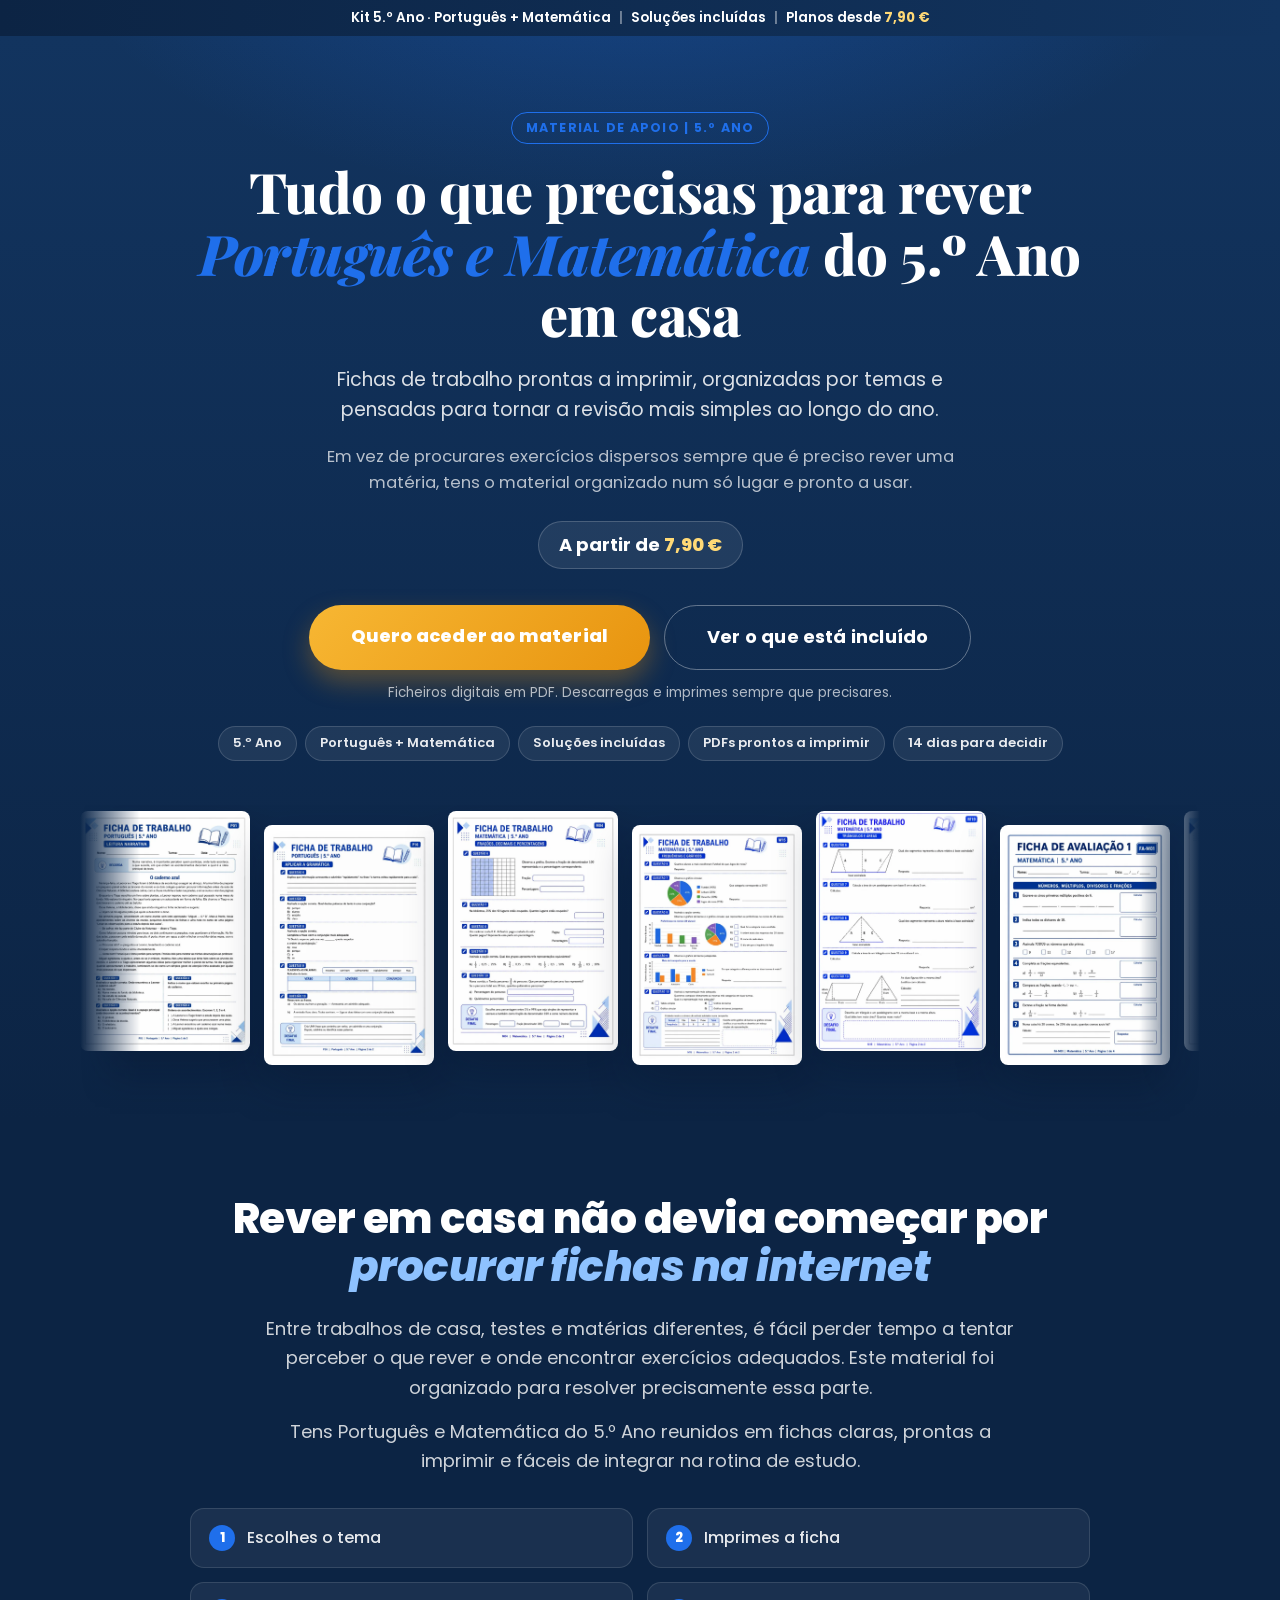
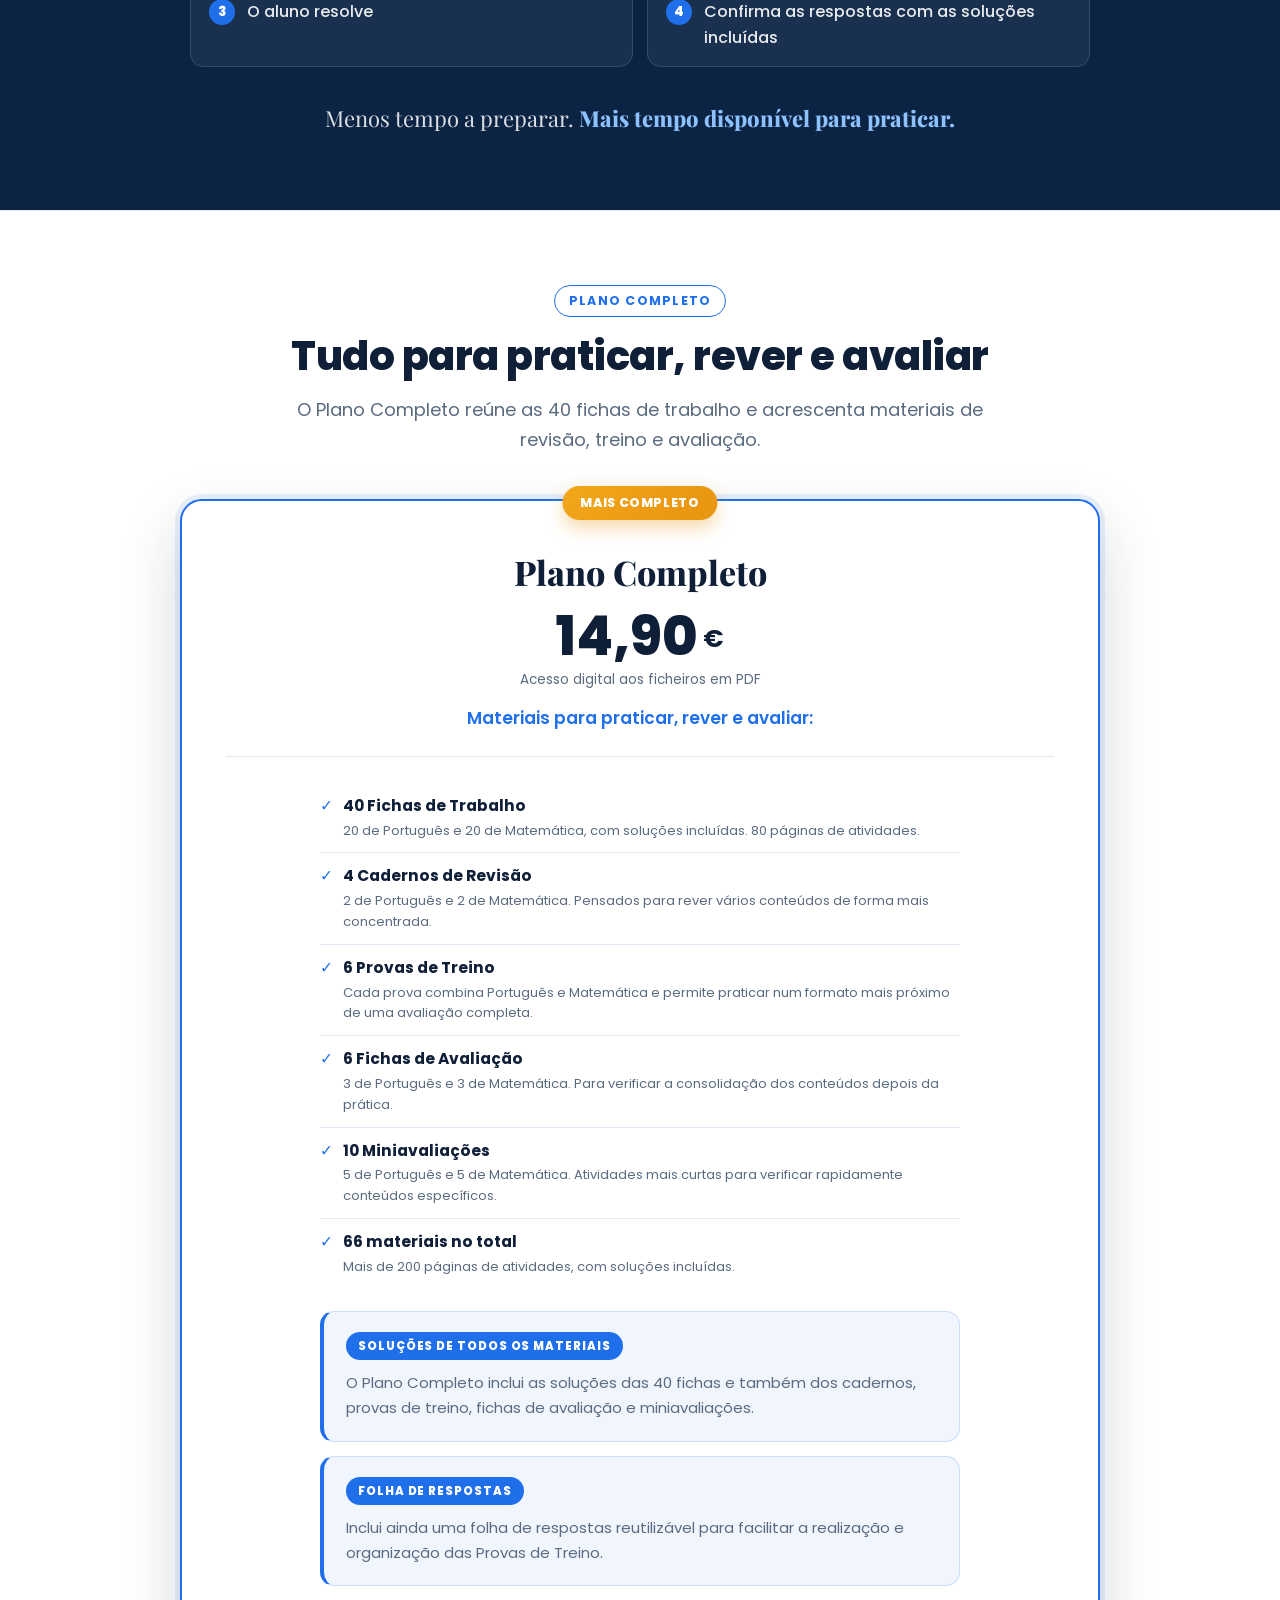
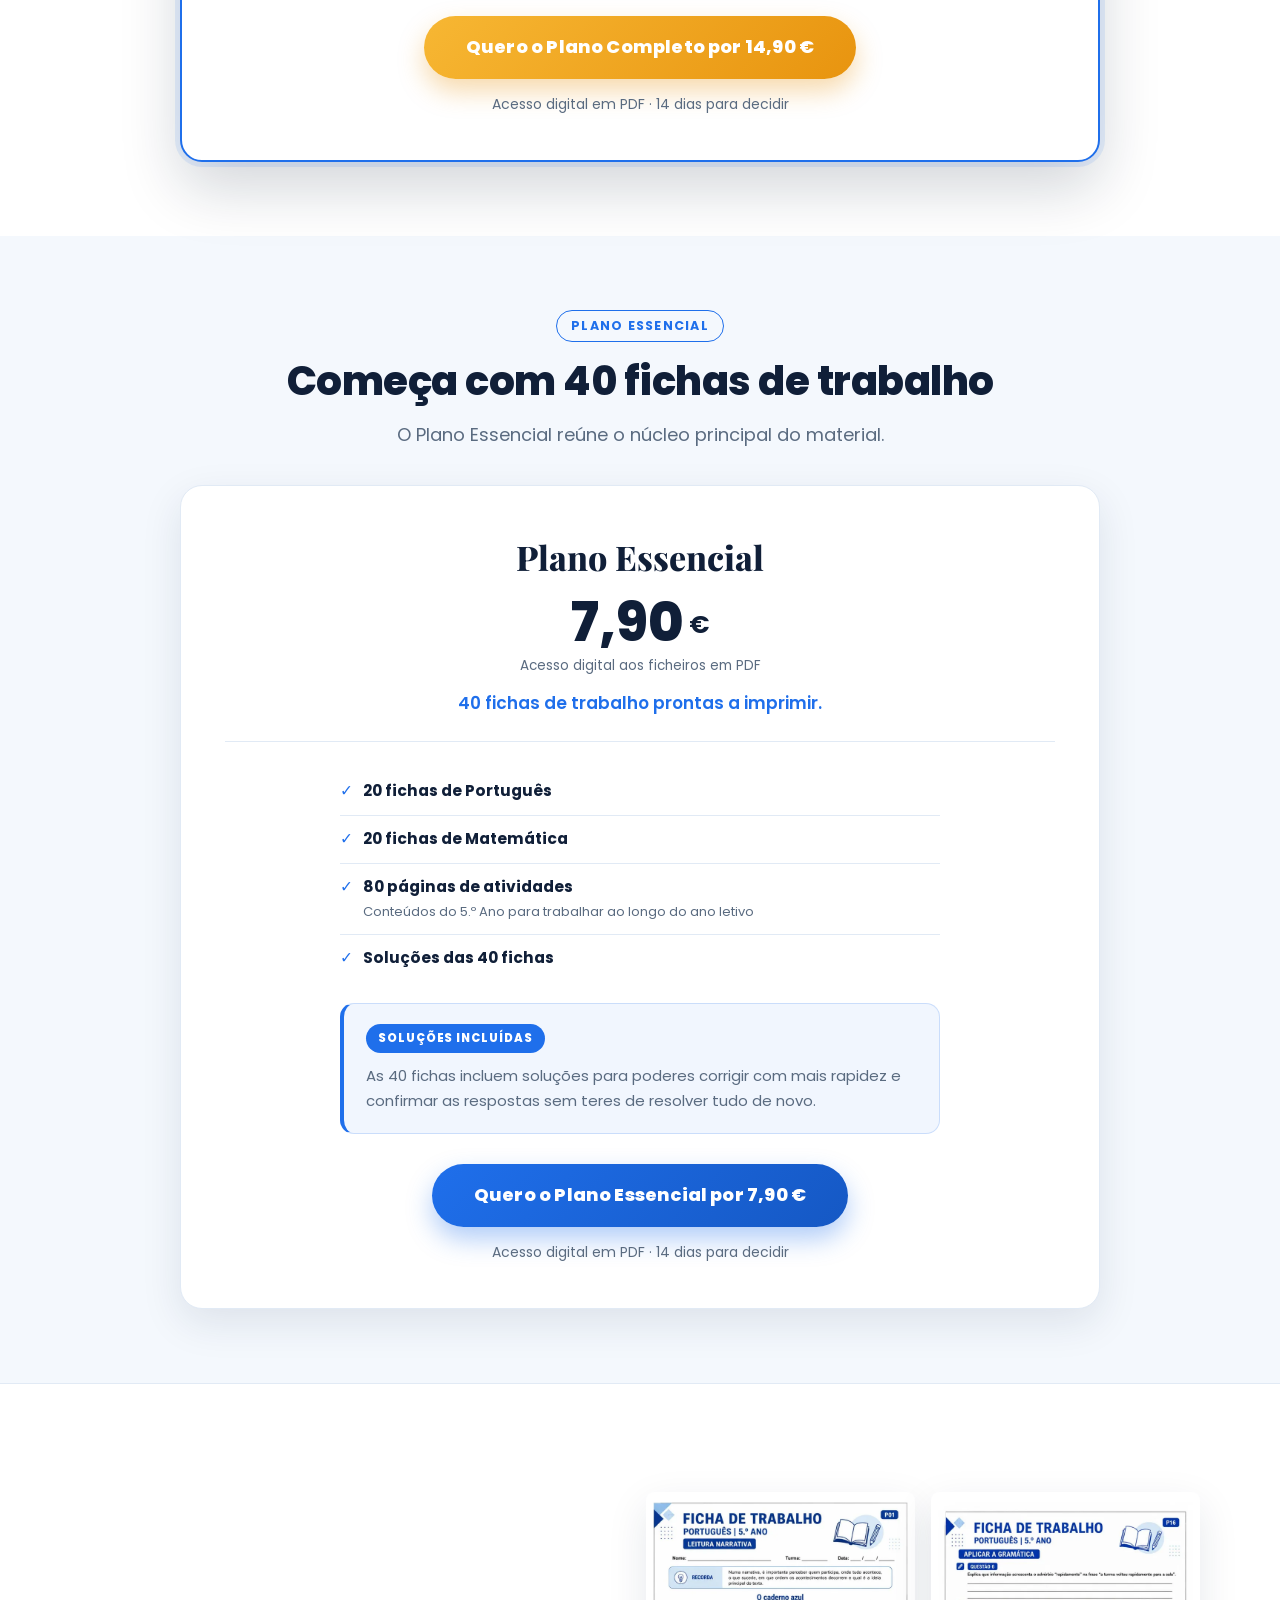
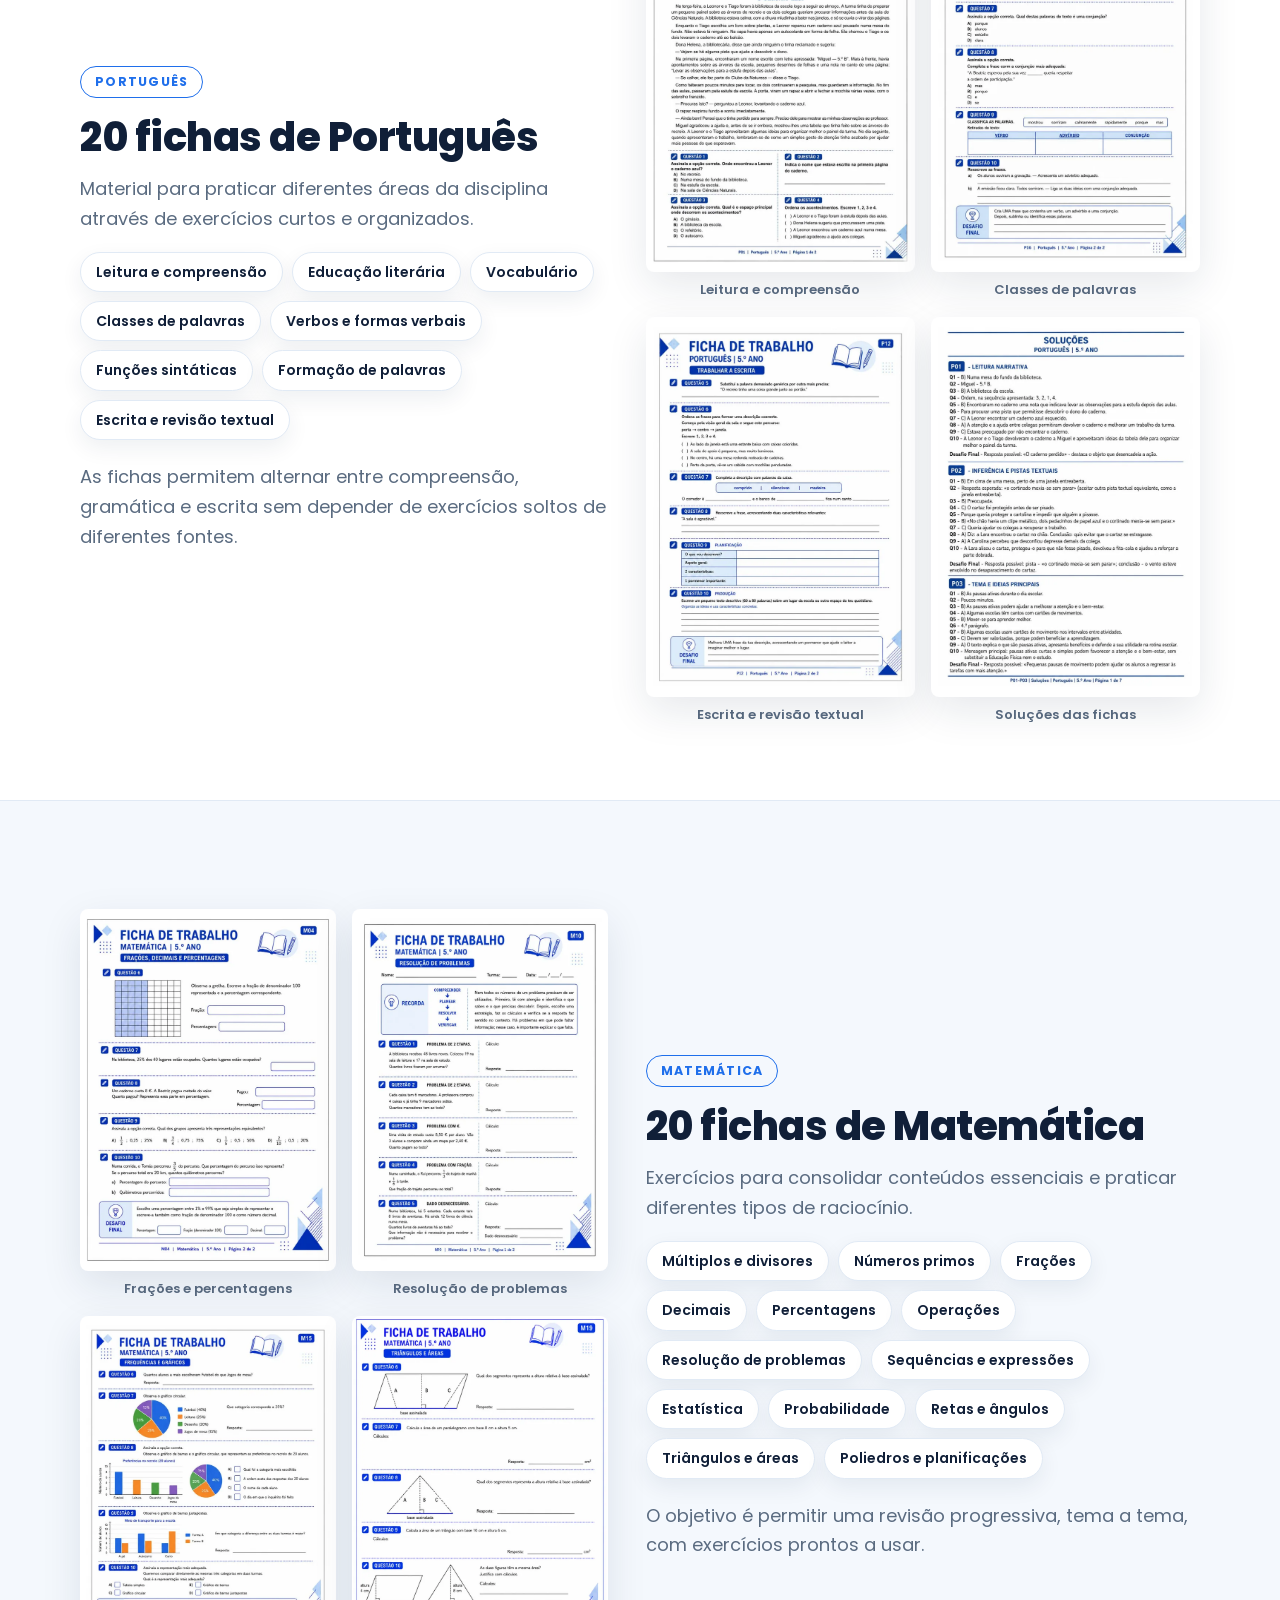
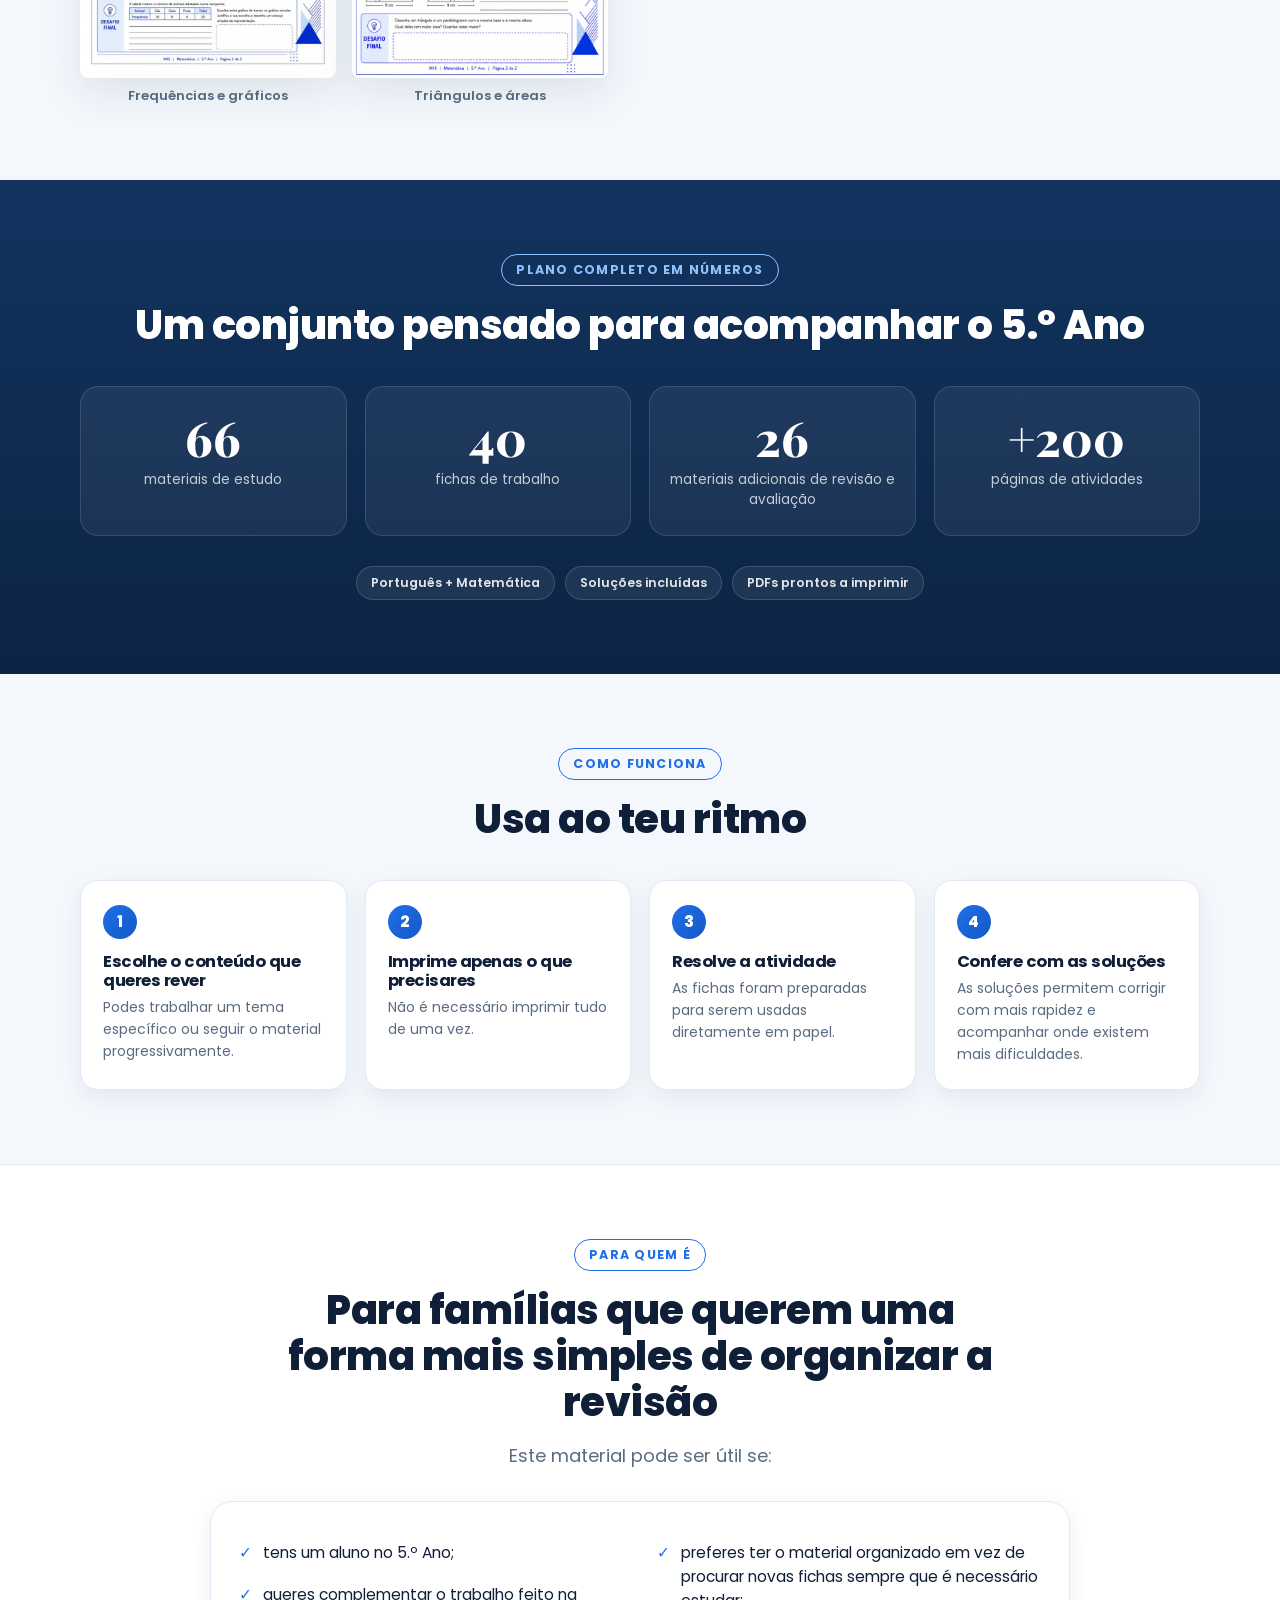
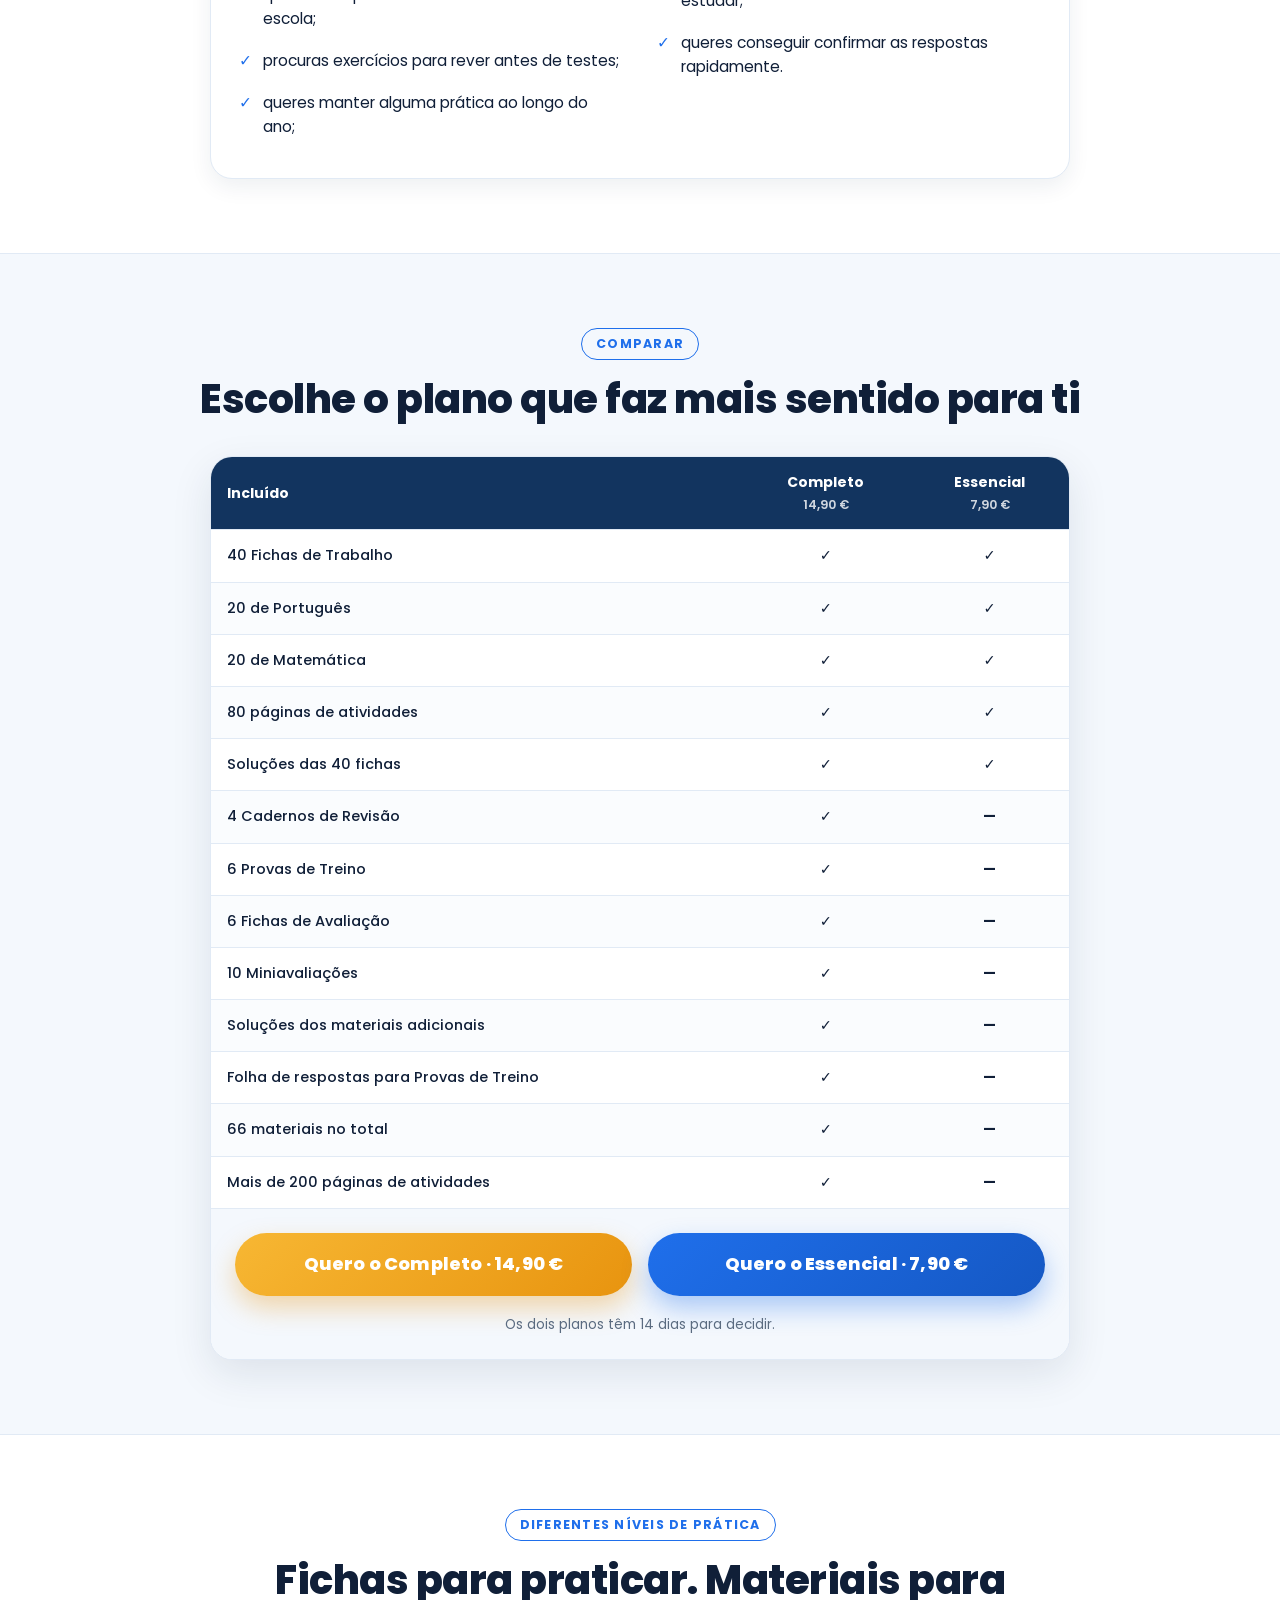
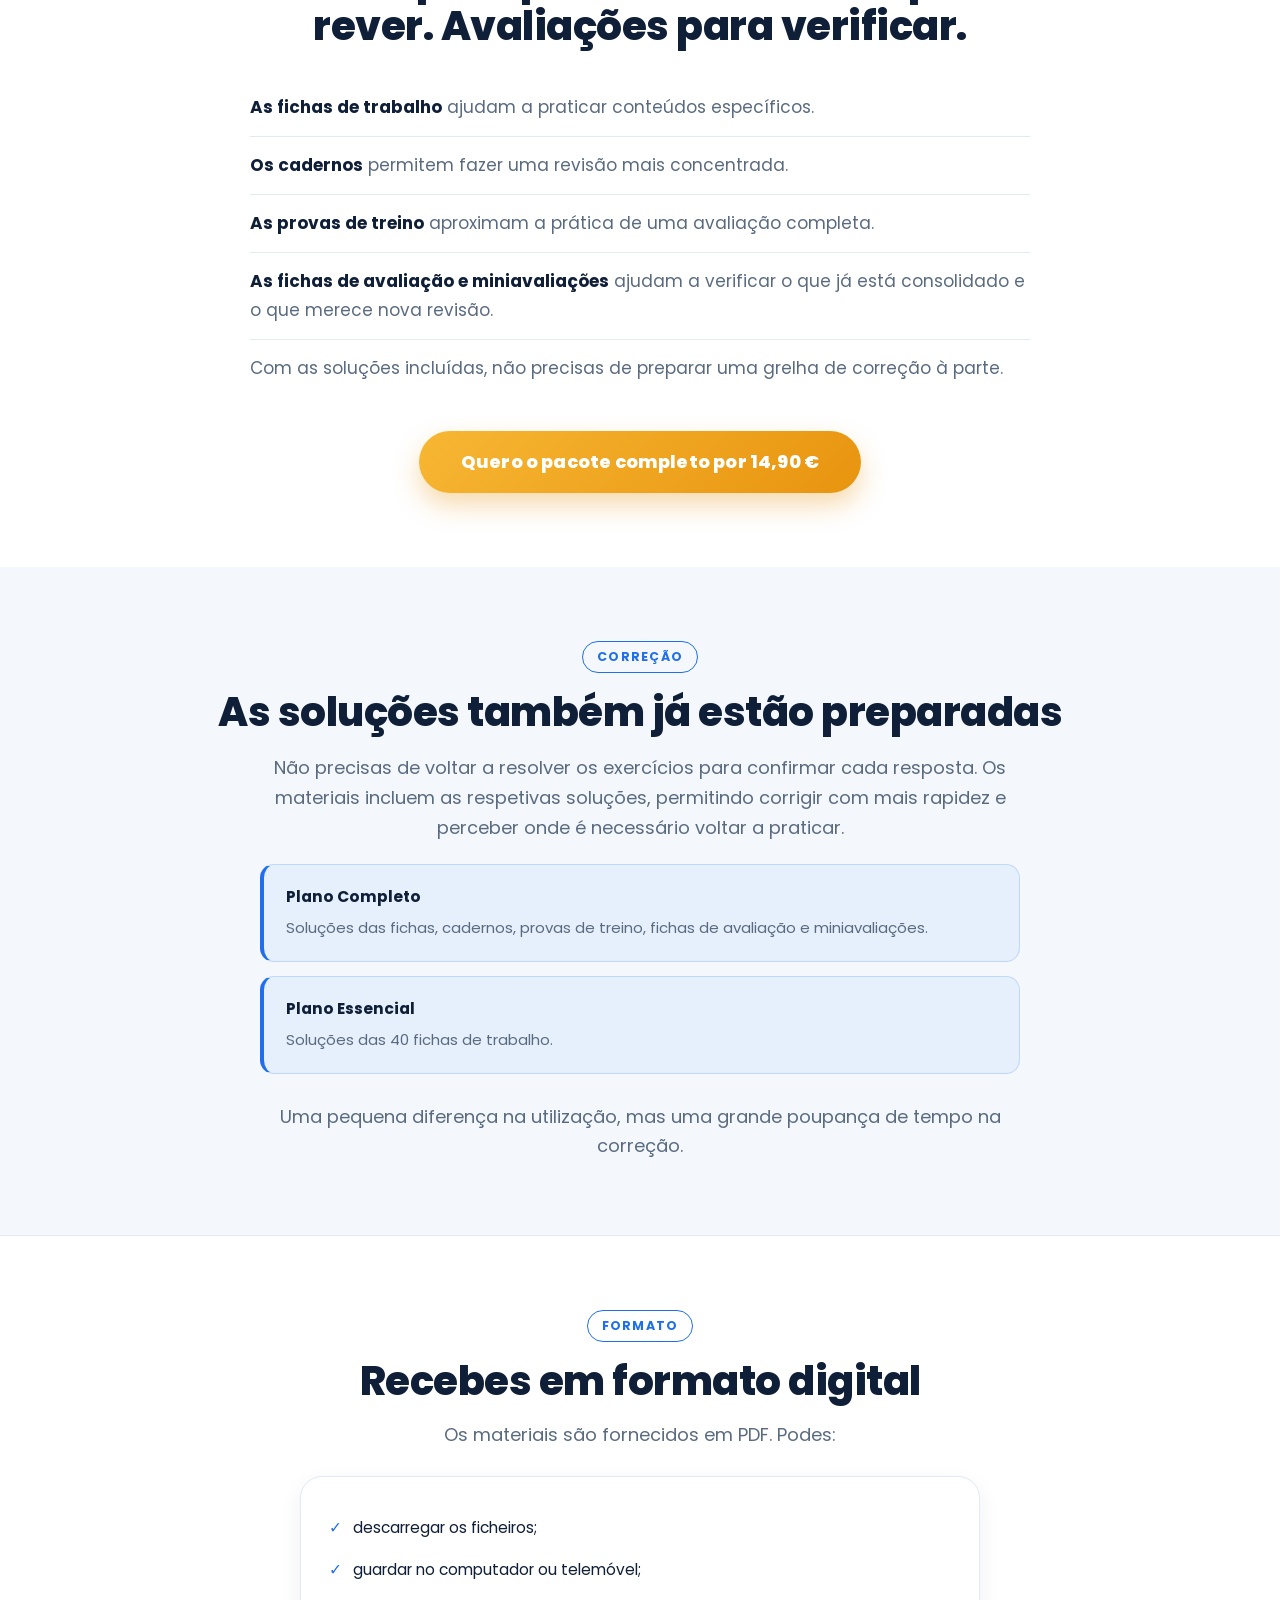
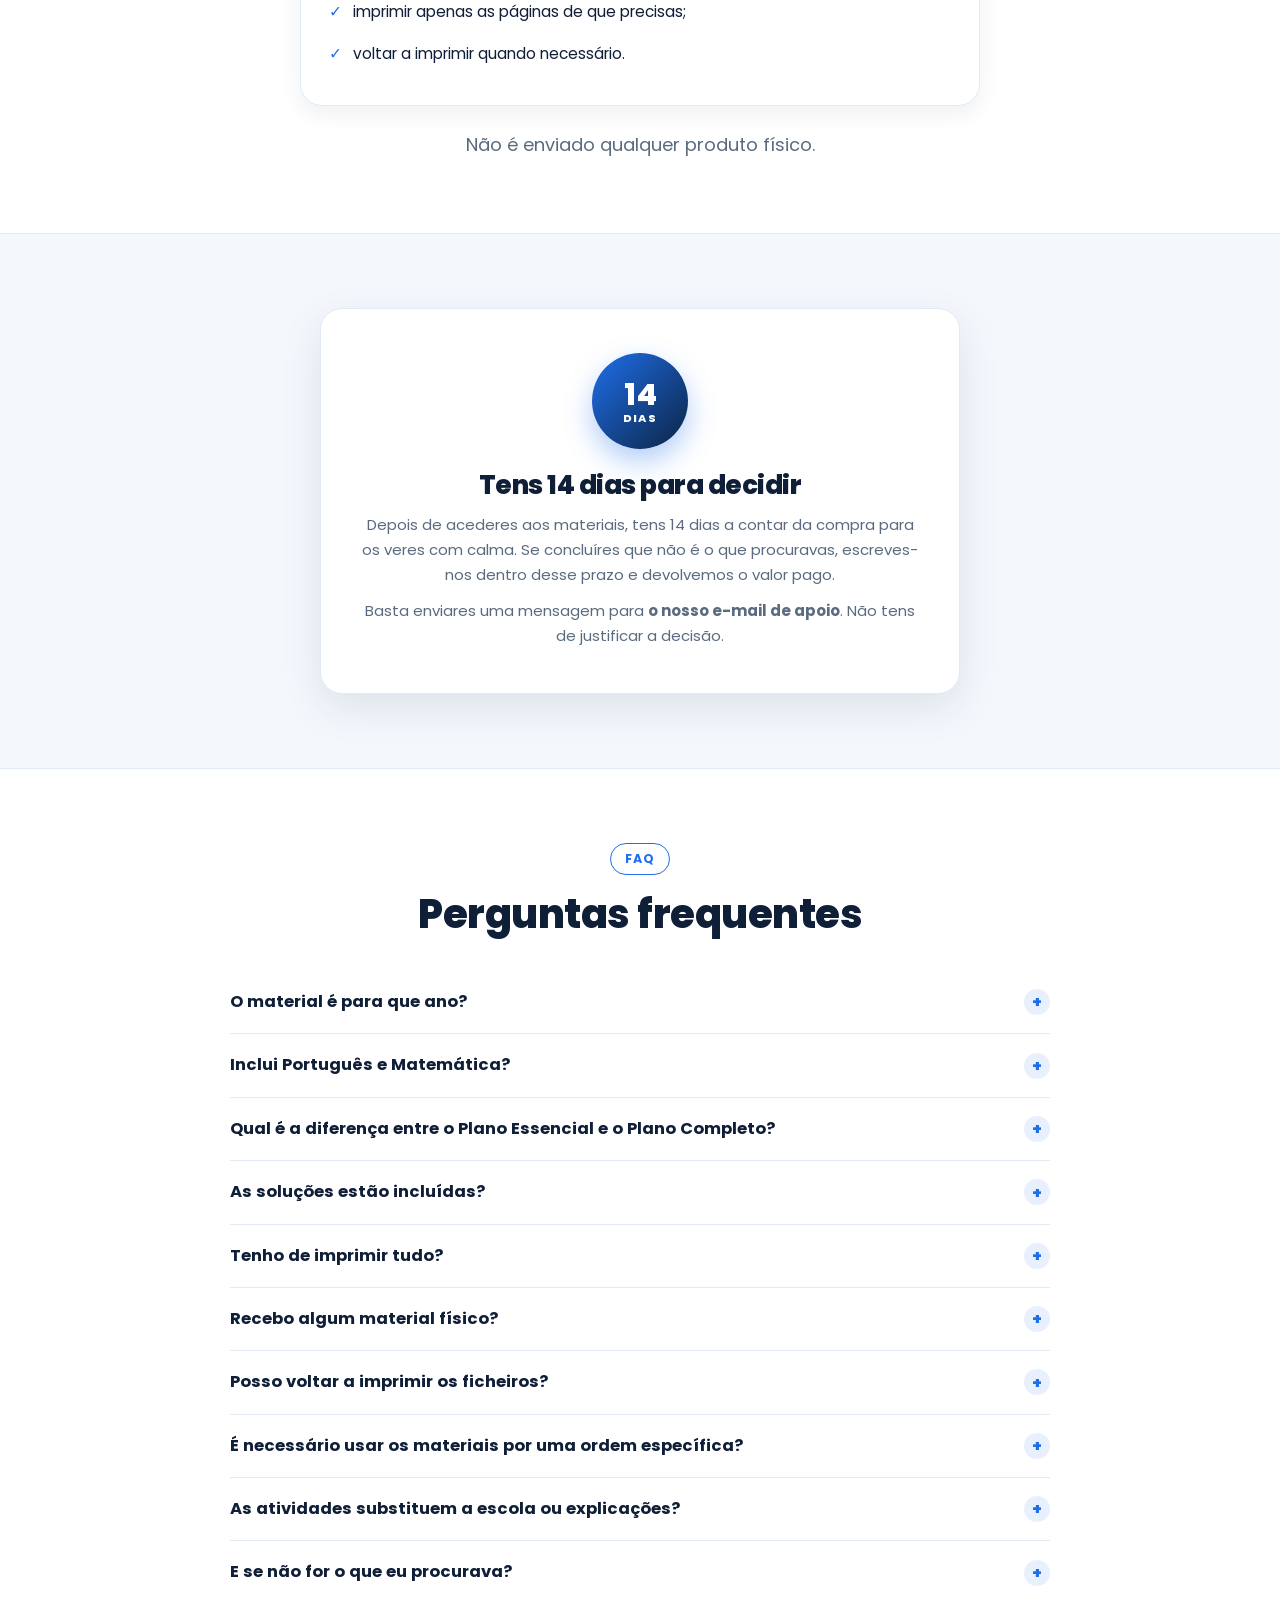
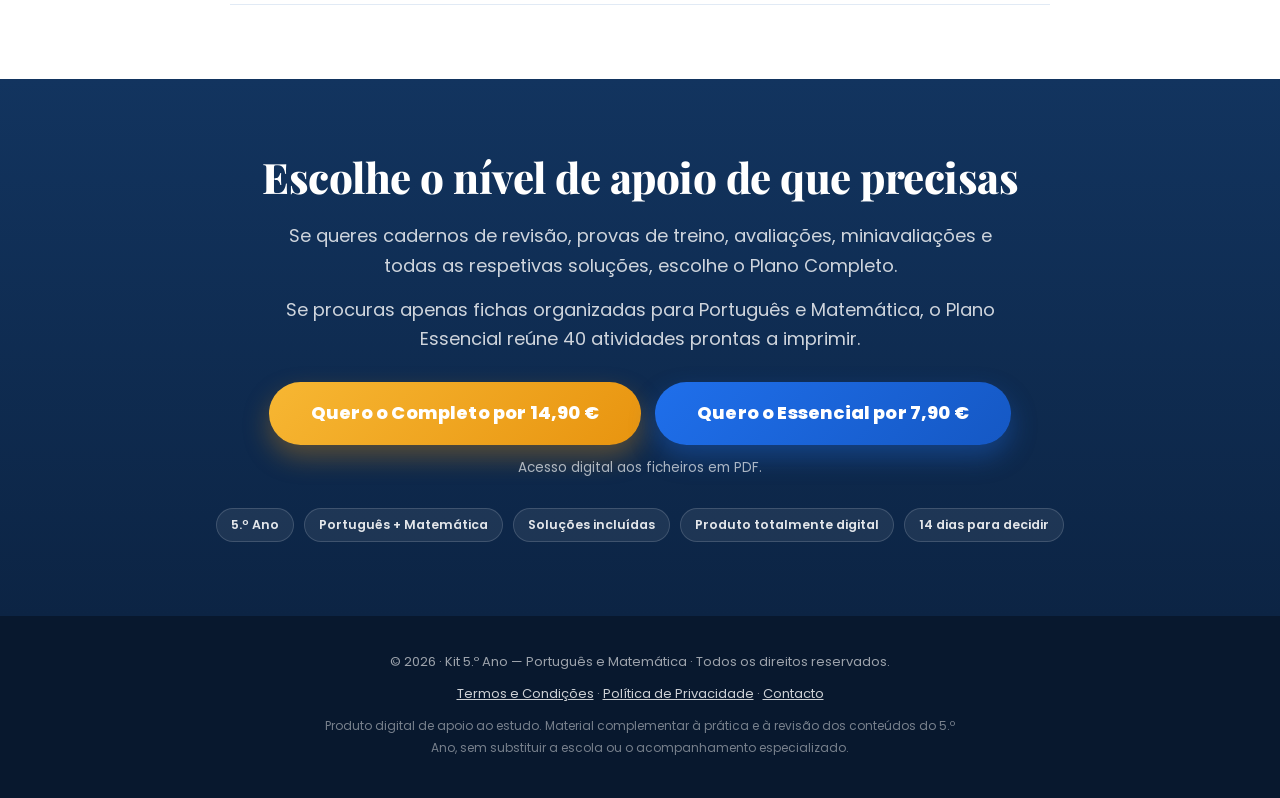
<file: index.html>
<!DOCTYPE html>
<html lang="pt-PT">
<head>
<meta charset="UTF-8" />
<meta name="viewport" content="width=device-width, initial-scale=1.0, viewport-fit=cover" />

<title>Kit 5.º Ano — Português e Matemática | Fichas com Soluções</title>
<meta name="description" content="Fichas de Português e Matemática do 5.º Ano em Portugal, com soluções incluídas. PDFs prontos a imprimir. Plano Essencial 7,90 € e Plano Completo 14,90 €." />
<meta property="og:title" content="Kit 5.º Ano — Português e Matemática | Fichas com Soluções" />
<meta property="og:description" content="Fichas de Português e Matemática do 5.º Ano em Portugal, com soluções incluídas. PDFs prontos a imprimir. Plano Essencial 7,90 € e Plano Completo 14,90 €." />
<meta property="og:type" content="website" />
<meta property="og:locale" content="pt_PT" />

<link rel="preconnect" href="https://fonts.googleapis.com">
<link rel="preconnect" href="https://fonts.gstatic.com" crossorigin>
<link href="https://fonts.googleapis.com/css2?family=Playfair+Display:ital,wght@0,700;0,800;1,800&family=Poppins:wght@400;500;600;700;800&display=swap" rel="stylesheet" />

<!-- ============================================================
     UTMify — captura as UTMs do endereço de entrada e acrescenta-as
     aos links de checkout. Fica no <head> para correr antes de
     qualquer clique ou redirecionamento.
     ============================================================ -->
<script
  src="https://cdn.utmify.com.br/scripts/utms/latest.js"
  data-utmify-prevent-subids
  async defer></script>

<!-- ============================================================
     Pixel UTMify. O pixelId é definido antes de o script carregar,
     porque é daí que ele lê a identificação da conta.
     ============================================================ -->
<script>window.pixelId = "6a95752c57b30cc8439709d7";</script>
<script
  src="https://cdn.utmify.com.br/scripts/pixel/pixel.js"
  async defer></script>

<!-- ============================================================
     META PIXEL / GOOGLE TAG — colar aqui quando tiveres o ID
     ============================================================ -->

<style>
/* ============================================================
   1. TOKENS
   ============================================================ */
:root{
  /* Azuis — substituem os verdes do design system original */
  --navy:      #12345f;   /* hero, secções escuras */
  --navy-d:    #0c2444;   /* dor, footer, CTA final */
  --acc:       #1f6feb;   /* CTA primário, checks, destaques */
  --acc-d:     #1558c4;   /* hover do CTA */
  --acc-soft:  #8ec2ff;   /* destaque de texto sobre fundo escuro */
  --gold:      #f2a71b;   /* plano Completo */
  --gold-d:    #e8940f;

  /* Superfícies */
  --bg:        #f4f8fd;
  --card:      #ffffff;
  --dark-card: linear-gradient(160deg,#16294a,#0e1c36);

  /* Textos */
  --ink:       #101f38;
  --muted:     #5a6b80;
  --line:      #e1eaf5;

  /* Sombras */
  --shadow:    0 14px 40px rgba(16,38,72,.10);
  --shadow-sm: 0 8px 22px rgba(16,38,72,.07);

  /* Tipografia */
  --font-sans:  'Poppins', system-ui, -apple-system, sans-serif;
  --font-serif: 'Playfair Display', Georgia, serif;

  /* Layout */
  --container:   1160px;
  --section-py:  74px;
  --radius-card: 22px;
  --radius-pill: 100px;
  --radius-item: 14px;
}

/* ============================================================
   2. RESET + BASE
   ============================================================ */
*,*::before,*::after{box-sizing:border-box;margin:0;padding:0}
html{scroll-behavior:smooth;-webkit-text-size-adjust:100%}
body{
  font-family:var(--font-sans);
  font-size:16px;
  line-height:1.6;
  color:var(--ink);
  background:var(--bg);
  -webkit-font-smoothing:antialiased;
  overflow-x:hidden;
  overflow-wrap:break-word;      /* protege palavras longas em ecrãs de 320px */
  text-size-adjust:100%;
}
img{max-width:100%;display:block}
a{color:inherit;text-decoration:none}
button{font:inherit;color:inherit}
h1,h2,h3{line-height:1.15;font-weight:800;letter-spacing:-.5px}

.wrap{width:100%;max-width:var(--container);margin:0 auto;padding:0 20px}
.sec{padding:var(--section-py) 0;scroll-margin-top:56px}
.center{text-align:center}
.narrow{max-width:760px;margin-left:auto;margin-right:auto}

h2{font-size:clamp(26px,4.2vw,40px)}
.sec-dark h2,.sec-dark h3{color:#fff}
.sec-dark p{color:rgba(255,255,255,.85)}

.lead{font-size:clamp(15.5px,2.4vw,18px);color:var(--muted);line-height:1.65}
.sec-dark .lead{color:rgba(255,255,255,.8)}

/* Eyebrow */
.eyebrow{
  display:inline-block;font-size:12.5px;font-weight:700;
  letter-spacing:.1em;text-transform:uppercase;
  border:1.5px solid currentColor;border-radius:var(--radius-pill);
  padding:5px 14px;margin-bottom:16px;color:var(--acc);
}
.sec-dark .eyebrow{color:var(--acc-soft)}

/* Destaque itálico nos títulos */
.h-em{color:var(--acc);font-style:italic;font-weight:800}
.sec-dark .h-em{color:var(--acc-soft)}

/* ============================================================
   3. BOTÕES
   ============================================================ */
.btn{
  display:inline-block;text-align:center;
  background:linear-gradient(135deg,var(--acc),var(--acc-d));
  color:#fff;font-weight:800;
  font-size:clamp(15px,2.6vw,18px);
  padding:clamp(14px,2.5vw,17px) clamp(24px,5vw,42px);
  border-radius:var(--radius-pill);border:none;cursor:pointer;
  appearance:none;-webkit-appearance:none;   /* <button> igual a <a> */
  font-family:inherit;
  box-shadow:0 12px 26px rgba(31,111,235,.35);
  transition:transform .18s ease,box-shadow .18s ease;
  letter-spacing:.01em;
}
.btn:hover{transform:translateY(-3px);box-shadow:0 18px 34px rgba(31,111,235,.40)}
.btn.gold{
  background:linear-gradient(135deg,#f7b733,var(--gold-d));
  box-shadow:0 12px 26px rgba(232,148,15,.34);
}
.btn.gold:hover{box-shadow:0 18px 34px rgba(232,148,15,.50)}
.btn.ghost{
  background:transparent;color:#fff;
  border:1.5px solid rgba(255,255,255,.35);
  box-shadow:none;font-weight:700;
}
.btn.ghost:hover{background:rgba(255,255,255,.08);box-shadow:none}
.btn.block{display:block;width:100%}

.btn-note{font-size:clamp(12px,2.4vw,13.5px);color:var(--muted);margin-top:12px;text-align:center}
.sec-dark .btn-note{color:rgba(255,255,255,.65)}

.cta-row{display:flex;gap:14px;justify-content:center;flex-wrap:wrap;margin-top:28px}

/* ============================================================
   4. TOPBAR
   ============================================================ */
.topbar{
  position:sticky;top:0;z-index:998;
  background:linear-gradient(90deg,var(--navy-d),var(--navy));
  color:#fff;text-align:center;
  font-size:clamp(11.5px,3vw,13.5px);font-weight:600;
  padding:9px 14px;line-height:1.35;
  display:flex;gap:8px;align-items:center;justify-content:center;flex-wrap:wrap;
}
.topbar b{color:#ffd976}
.tb-sep{opacity:.4}
@media(max-width:520px){.tb-hide{display:none}}

/* ============================================================
   5. HERO
   ============================================================ */
.hero{
  background:linear-gradient(180deg,var(--navy) 0%,var(--navy-d) 100%);
  color:#fff;text-align:center;padding:76px 0 0;position:relative;overflow:hidden;
}
.hero::before{
  content:"";position:absolute;inset:0;
  background:radial-gradient(900px 420px at 50% -10%,rgba(31,111,235,.30),transparent 65%);
  pointer-events:none;
}
.hero .wrap{position:relative;z-index:1}
.hero-title{
  font-family:var(--font-serif);
  font-size:clamp(30px,5.4vw,56px);
  font-weight:800;color:#fff;line-height:1.1;
  letter-spacing:-.5px;margin-bottom:20px;
  max-width:940px;margin-left:auto;margin-right:auto;
}
.hero-sub{
  font-size:clamp(15.5px,2.6vw,19px);
  color:rgba(255,255,255,.85);
  max-width:680px;margin:0 auto 18px;line-height:1.6;
}
.hero-sub b{color:#fff;font-weight:700}
.hero-tags{
  font-size:clamp(13px,2.2vw,15px);font-weight:600;
  color:var(--acc-soft);margin-bottom:26px;
}
.price-from{
  display:inline-block;
  background:rgba(255,255,255,.08);
  border:1px solid rgba(255,255,255,.18);
  border-radius:var(--radius-pill);
  padding:9px 20px;margin-bottom:8px;
  font-size:clamp(15px,2.6vw,18px);font-weight:700;color:#fff;
}
.price-from span{color:#ffd976;font-weight:800}

/* Chips de microcopy */
.chips{
  display:flex;flex-wrap:wrap;gap:8px;justify-content:center;
  margin-top:22px;
}
.chip{
  background:rgba(255,255,255,.07);
  border:1px solid rgba(255,255,255,.15);
  border-radius:var(--radius-pill);
  padding:6px 14px;font-size:clamp(11.5px,2vw,13px);
  font-weight:600;color:rgba(255,255,255,.9);
}

/* ---- Carrossel do hero: desliza em ciclo contínuo ----
   A pista contém as 6 folhas repetidas 3 vezes e anda até -33.333%, ou seja,
   exatamente um conjunto. Ao reiniciar, a 2.ª cópia está onde a 1.ª começou,
   por isso o corte é invisível. São precisas 3 cópias e não 2: com apenas
   duas, no instante final sobra só um conjunto (1104px) para preencher um
   contentor de 1120px e abre-se uma falha de 16px à direita. */
.hero-strip{
  margin-top:44px;
  padding-top:20px;          /* espaço para as folhas levantadas */
  padding-bottom:56px;
  overflow:hidden;
  -webkit-mask-image:linear-gradient(90deg,transparent 0,#000 60px,#000 calc(100% - 60px),transparent 100%);
          mask-image:linear-gradient(90deg,transparent 0,#000 60px,#000 calc(100% - 60px),transparent 100%);
}
.hero-track{
  display:flex;align-items:flex-end;width:max-content;
  animation:desliza 36s linear infinite;
  will-change:transform;
}
.hero-strip:hover .hero-track{animation-play-state:paused}
/* margem em vez de gap: assim cada folha ocupa sempre a mesma largura total
   e metade da pista corresponde a um conjunto exato, sem salto no reinício */
.hero-track .sheet{
  width:clamp(104px,14vw,170px);
  flex:0 0 auto;
  margin-right:14px;
}
.hero-track .sheet:nth-child(odd){transform:translateY(-14px)}
@keyframes desliza{
  /* calc(-100%/3) em vez de -33.3333%: o terço é exato, sem resto de
     sub-pixel na costura. translate3d mantém a animação na GPU. */
  from{transform:translate3d(0,0,0)}
  to{transform:translate3d(calc(-100% / 3),0,0)}
}
/* Sem movimento: volta a ser uma faixa que se desliza com o dedo */
@media(prefers-reduced-motion:reduce){
  .hero-strip{overflow-x:auto;scrollbar-width:none}
  .hero-strip::-webkit-scrollbar{display:none}
  .hero-track{animation:none}
}

/* ============================================================
   6. FOLHAS (placeholders — substituir por imagens reais)
   ============================================================ */
.sheet{
  background:#fff;border-radius:8px;
  aspect-ratio:1/1.414;
  box-shadow:0 18px 40px rgba(6,20,42,.35);
  border:1px solid rgba(255,255,255,.5);
  overflow:hidden;position:relative;
}
.sheet img{width:100%;height:100%;object-fit:cover;display:block}
/* Aparência de folha enquanto não há imagem real */
.sheet.ph::after{
  content:"";position:absolute;inset:12% 10%;
  background:
    linear-gradient(var(--line),var(--line)) 0 0/45% 7px no-repeat,
    repeating-linear-gradient(180deg,#eef3fa 0 5px,transparent 5px 16px);
  opacity:.9;
}
.sheet.ph::before{
  content:attr(data-label);
  position:absolute;left:0;right:0;bottom:10px;z-index:2;
  text-align:center;font-size:10.5px;font-weight:700;
  letter-spacing:.06em;text-transform:uppercase;color:#9fb0c6;
}

/* ============================================================
   7. SECÇÃO DE DOR
   ============================================================ */
.pain{background:var(--navy-d)}
.pain h2{color:#fff;font-size:clamp(24px,4.4vw,42px);max-width:900px;margin:0 auto}
.pain-intro{margin-top:22px}
.pain-list{
  display:grid;grid-template-columns:1fr 1fr;gap:14px;
  max-width:900px;margin:32px auto 0;
}
.pain-item{
  display:flex;gap:12px;align-items:flex-start;
  background:rgba(255,255,255,.06);
  border:1px solid rgba(255,255,255,.12);
  border-radius:var(--radius-item);
  padding:clamp(13px,2.4vw,16px) clamp(14px,2.6vw,18px);
  font-weight:500;font-size:clamp(14px,2.6vw,16px);
  color:rgba(255,255,255,.9);
}
.pain-item .x{
  flex:0 0 auto;width:26px;height:26px;border-radius:50%;
  background:#ff6b5e;color:#fff;display:flex;align-items:center;
  justify-content:center;font-weight:800;font-size:14px;
}
/* variante numerada, para a sequência de utilização */
.pain-item .n{
  flex:0 0 auto;width:26px;height:26px;border-radius:50%;
  background:var(--acc);color:#fff;display:flex;align-items:center;
  justify-content:center;font-weight:800;font-size:13px;
}
.pain-solve{
  font-size:clamp(16px,2.4vw,22px);text-align:center;margin-top:34px;
  color:rgba(255,255,255,.85);font-family:var(--font-serif);
}
.pain-solve b{color:var(--acc-soft);font-weight:800}

/* ============================================================
   8. PASSOS
   ============================================================ */
.steps{
  display:grid;grid-template-columns:repeat(4,1fr);gap:18px;
  margin-top:38px;
}
.step{
  background:var(--card);border:1.5px solid var(--line);
  border-radius:18px;padding:24px 22px;box-shadow:var(--shadow-sm);
}
.step-n{
  width:34px;height:34px;border-radius:50%;
  background:linear-gradient(135deg,var(--acc),var(--acc-d));
  color:#fff;font-weight:800;font-size:15px;
  display:flex;align-items:center;justify-content:center;margin-bottom:14px;
}
.step h3{font-size:16.5px;font-weight:700;margin-bottom:6px}
.step p{font-size:14px;color:var(--muted);line-height:1.55}

/* ============================================================
   9. TABS + GALERIA
   ============================================================ */
.tabs{display:flex;gap:10px;justify-content:center;margin:26px 0 28px;flex-wrap:wrap}
.tab{
  border:1px solid var(--line);background:#fff;color:var(--muted);
  border-radius:var(--radius-pill);padding:8px 20px;
  font-size:14px;font-weight:600;cursor:pointer;transition:all .2s ease;
}
.tab:hover{border-color:var(--acc);color:var(--acc)}
.tab.active{background:var(--acc);border-color:var(--acc);color:#fff}

.gallery{display:none;grid-template-columns:repeat(4,1fr);gap:20px}
.gallery.active{display:grid}
.g-item .sheet{box-shadow:var(--shadow)}
.g-cap{
  margin-top:10px;font-size:13px;font-weight:600;
  color:var(--muted);text-align:center;
}
.g-desc{margin-top:28px}

/* ============================================================
   10. PLANOS
   ============================================================ */
.plan-block{
  background:var(--card);border:1.5px solid var(--line);
  border-radius:var(--radius-card);box-shadow:var(--shadow);
  padding:clamp(26px,4vw,44px);max-width:920px;margin:0 auto;
  position:relative;
  /* espaço para a topbar sticky + a etiqueta flutuante do plano */
  scroll-margin-top:86px;
}
.plan-block.best{
  border:2px solid var(--acc);
  box-shadow:0 0 0 5px rgba(31,111,235,.10),0 26px 60px rgba(10,25,50,.18);
}

/* Destaque momentâneo ao chegar via CTA */
.plan-block.flash{animation:flashRing 1.5s ease-out}
.plan-block.best.flash{animation:flashRingGold 1.5s ease-out}
@keyframes flashRing{
  0%{box-shadow:0 0 0 0 rgba(31,111,235,.45),var(--shadow)}
  35%{box-shadow:0 0 0 9px rgba(31,111,235,.22),var(--shadow)}
  100%{box-shadow:0 0 0 0 rgba(31,111,235,0),var(--shadow)}
}
@keyframes flashRingGold{
  0%{box-shadow:0 0 0 0 rgba(232,148,15,.55),0 26px 60px rgba(10,25,50,.18)}
  35%{box-shadow:0 0 0 11px rgba(232,148,15,.25),0 26px 60px rgba(10,25,50,.18)}
  100%{box-shadow:0 0 0 5px rgba(31,111,235,.10),0 26px 60px rgba(10,25,50,.18)}
}
.plan-tag{
  position:absolute;top:-15px;left:50%;transform:translateX(-50%);
  background:linear-gradient(135deg,var(--gold),var(--gold-d));
  color:#fff;font-weight:800;font-size:12.5px;letter-spacing:.05em;
  padding:7px 18px;border-radius:var(--radius-pill);
  box-shadow:0 8px 18px rgba(232,148,15,.35);white-space:nowrap;
}
.plan-head{text-align:center;padding-bottom:24px;border-bottom:1px solid var(--line)}
.plan-name{font-family:var(--font-serif);font-size:clamp(24px,4vw,34px);font-weight:800}
.plan-price{font-size:clamp(38px,6vw,54px);font-weight:800;line-height:1;margin-top:10px}
/* convenção portuguesa: símbolo depois do valor — 7,90 € */
.plan-price .cur{font-size:.46em;font-weight:700;vertical-align:.32em;margin-left:5px}
.plan-period{font-size:13.5px;color:var(--muted);margin-top:6px}
.plan-for{font-size:clamp(15px,2.4vw,17px);font-weight:600;color:var(--acc);margin-top:14px}

.plan-body{margin-top:26px}
.plan-cols{display:grid;grid-template-columns:1fr 1fr;gap:26px;margin-top:24px}
.plan-col h4{
  font-size:12.5px;font-weight:800;letter-spacing:.1em;text-transform:uppercase;
  color:var(--acc);margin-bottom:10px;
}
.plan-col p{font-size:14.5px;color:var(--muted);line-height:1.6}

.plan-feat{
  display:flex;align-items:flex-start;gap:10px;
  font-size:clamp(14px,2.2vw,15.5px);
  padding:11px 0;border-bottom:1px solid var(--line);color:var(--ink);
}
.plan-feat:last-child{border-bottom:none}
.plan-feat::before{content:"✓";color:var(--acc);font-weight:800;flex:0 0 auto;line-height:1.5}
.plan-feat b{font-weight:700}
.plan-feat .sub{display:block;font-size:13px;color:var(--muted);font-weight:400;margin-top:2px}

.plan-cta{margin-top:30px;text-align:center}
.plan-micro{font-size:14px;color:var(--muted);margin-top:14px;max-width:520px;margin-left:auto;margin-right:auto}

.totals{
  display:grid;grid-template-columns:1fr 1fr;gap:16px;margin-top:26px;
}
.total-box{
  background:var(--bg);border:1px solid var(--line);
  border-radius:var(--radius-item);padding:18px 20px;text-align:center;
}
.total-box .num{font-size:clamp(22px,3.4vw,30px);font-weight:800;color:var(--acc);line-height:1.1}
.total-box .lbl{font-size:13px;color:var(--muted);margin-top:4px}

/* Transição */
.switch{background:var(--navy);color:#fff}
.switch h2{font-size:clamp(22px,3.6vw,34px);color:#fff}
.switch h2 + h2{margin-top:10px}

/* ============================================================
   11. TABELA DE COMPARAÇÃO
   ============================================================ */
.cmp-wrap{
  max-width:860px;margin:34px auto 0;
  background:var(--card);border:1.5px solid var(--line);
  border-radius:var(--radius-card);box-shadow:var(--shadow);
  overflow:hidden;
}
.cmp-scroll{overflow-x:auto;-webkit-overflow-scrolling:touch}
table.cmp{width:100%;border-collapse:collapse;min-width:520px}
table.cmp th,table.cmp td{padding:14px 16px;border-bottom:1px solid var(--line);font-size:14.5px}
table.cmp thead th{
  background:var(--navy);color:#fff;font-weight:700;
  font-size:14px;text-align:center;
}
table.cmp thead th:first-child{text-align:left}
table.cmp thead th .p{display:block;font-size:12.5px;font-weight:600;opacity:.8;margin-top:2px}
table.cmp tbody td{text-align:center;color:var(--ink)}
table.cmp tbody td:first-child{text-align:left;font-weight:500}
table.cmp tbody tr:last-child td{border-bottom:none}
table.cmp tbody tr:nth-child(even){background:#fafcfe}
.yes{color:var(--acc);font-weight:800;font-size:17px}
.no{color:#c8d3e0;font-weight:700}
.cmp-ctas{
  display:grid;grid-template-columns:1fr 1fr;gap:16px;
  padding:24px;background:var(--bg);border-top:1px solid var(--line);
}

/* ============================================================
   12. CARDS ESCUROS (benefícios)
   ============================================================ */
.rgrid{display:grid;grid-template-columns:repeat(3,1fr);gap:20px;margin-top:38px}
.rcard{
  background:var(--dark-card);
  border:1px solid rgba(255,255,255,.08);
  border-radius:18px;padding:clamp(20px,3vw,26px);
}
.rc-icon{
  width:54px;height:54px;display:flex;align-items:center;justify-content:center;
  font-size:26px;border-radius:16px;
  background:linear-gradient(135deg,#1d3763,#0e1c36);
  box-shadow:0 6px 16px rgba(31,111,235,.40);
  margin-bottom:16px;
}
.rcard h3{
  font-family:var(--font-serif);color:#fff;
  font-size:clamp(16px,2.2vw,19px);font-weight:700;
  line-height:1.25;margin-bottom:8px;
}
.rcard p{font-size:clamp(13px,2vw,14px);color:#a9b6cb;line-height:1.5}

/* ============================================================
   13. PARA QUEM É
   ============================================================ */
.fit{display:grid;grid-template-columns:1fr 1fr;gap:24px;margin-top:36px}
.fit-card{
  background:var(--card);border:1.5px solid var(--line);
  border-radius:var(--radius-card);padding:30px 28px;box-shadow:var(--shadow-sm);
}
.fit-card h3{font-size:clamp(17px,2.6vw,20px);margin-bottom:18px}
.fit-card.no-card h3{color:var(--muted)}
.fit-li{display:flex;gap:11px;align-items:flex-start;padding:9px 0;font-size:14.5px;line-height:1.55}
.fit-li i{
  flex:0 0 auto;width:22px;height:22px;border-radius:50%;
  display:flex;align-items:center;justify-content:center;
  font-style:normal;font-weight:800;font-size:12px;margin-top:1px;
}
.fit-li .ok{background:rgba(31,111,235,.12);color:var(--acc)}
.fit-li .nok{background:#f1f4f8;color:#9aa8ba}
.fit-card.no-card .fit-li{color:var(--muted)}

/* ============================================================
   14. OBJEÇÕES
   ============================================================ */
.obj{
  background:var(--card);border:1.5px solid var(--line);
  border-left:4px solid var(--acc);
  border-radius:var(--radius-item);padding:28px 30px;
  box-shadow:var(--shadow-sm);max-width:820px;margin:0 auto 20px;
}
.obj .q{
  font-size:12.5px;font-weight:800;letter-spacing:.08em;
  text-transform:uppercase;color:var(--muted);margin-bottom:10px;
}
.obj h3{font-size:clamp(18px,2.8vw,23px);margin-bottom:12px;line-height:1.3}
.obj p{font-size:15px;color:var(--muted);line-height:1.65;margin-bottom:10px}
.obj p:last-child{margin-bottom:0}
.obj ul{list-style:none;margin-top:6px}
.obj ul li{font-size:15px;color:var(--muted);padding:5px 0 5px 20px;position:relative}
.obj ul li::before{content:"·";position:absolute;left:6px;color:var(--acc);font-weight:800;font-size:20px;line-height:1.1}

/* ============================================================
   14b. COMPONENTES DA OFERTA FINAL
   ============================================================ */

/* Destaque "Soluções incluídas" */
.solu{
  background:rgba(31,111,235,.06);
  border:1px solid rgba(31,111,235,.18);
  border-left:4px solid var(--acc);
  border-radius:var(--radius-item);
  padding:20px 22px;margin-top:22px;
}
.solu + .solu{margin-top:14px}
.solu-badge{
  display:inline-block;background:var(--acc);color:#fff;
  font-size:11.5px;font-weight:800;letter-spacing:.08em;text-transform:uppercase;
  padding:5px 12px;border-radius:var(--radius-pill);margin-bottom:11px;
}
.solu p{font-size:clamp(14px,2.2vw,15px);color:var(--muted);line-height:1.65}
.solu h4{font-size:15.5px;font-weight:700;margin-bottom:6px}

/* Números da oferta */
.stats{display:grid;grid-template-columns:repeat(4,1fr);gap:18px;margin-top:38px}
.stat{
  background:rgba(255,255,255,.06);border:1px solid rgba(255,255,255,.13);
  border-radius:18px;padding:26px 16px;text-align:center;
}
.stat .n{
  font-family:var(--font-serif);font-size:clamp(32px,5vw,48px);
  font-weight:800;color:#fff;line-height:1;
}
.stat .l{font-size:13.5px;color:rgba(255,255,255,.75);margin-top:9px;line-height:1.45}

/* Disciplinas: temas + amostras */
.subj{display:grid;grid-template-columns:1fr 1.05fr;gap:38px;align-items:center;margin-top:34px}
.blist{display:flex;flex-wrap:wrap;gap:9px;margin-top:18px}
.blist span{
  background:var(--card);border:1px solid var(--line);
  border-radius:var(--radius-pill);padding:8px 15px;
  font-size:clamp(13px,2.1vw,14px);font-weight:600;color:var(--ink);
  box-shadow:var(--shadow-sm);
}
.sheets4{display:grid;grid-template-columns:repeat(2,1fr);gap:16px}
.sheets4 .g-cap{margin-top:8px}

/* Lista com check */
.clist{margin-top:20px}
.clist li{
  list-style:none;display:flex;gap:11px;align-items:flex-start;
  padding:9px 0;font-size:clamp(14.5px,2.2vw,15.5px);line-height:1.55;
}
.clist li::before{content:"✓";color:var(--acc);font-weight:800;flex:0 0 auto;line-height:1.5}
.clist.two{columns:2;column-gap:34px}
.clist.two li{break-inside:avoid}

/* Porquê o Completo */
.why{max-width:780px;margin:30px auto 0}
.why p{
  font-size:clamp(15px,2.3vw,17px);color:var(--muted);line-height:1.7;
  padding:14px 0;border-bottom:1px solid var(--line);
}
.why p:last-child{border-bottom:none}
.why b{color:var(--ink);font-weight:700}

/* ============================================================
   15. GARANTIA  (componente disponível — não usado na copy final)
   ============================================================ */
.garantia{
  background:var(--card);border:1.5px solid var(--line);
  border-radius:var(--radius-card);padding:clamp(30px,4vw,44px) clamp(24px,4vw,40px);
  text-align:center;max-width:640px;margin:0 auto;box-shadow:var(--shadow);
}
.garantia-selo{
  width:96px;height:96px;border-radius:50%;
  background:linear-gradient(135deg,var(--acc),var(--navy-d));
  color:#fff;display:flex;flex-direction:column;align-items:center;
  justify-content:center;margin:0 auto 22px;font-weight:800;
  line-height:1.1;box-shadow:0 12px 28px rgba(31,111,235,.35);
}
.garantia-selo .n{font-size:30px}
.garantia-selo .d{font-size:11px;letter-spacing:.12em}
.garantia h3{font-size:clamp(19px,3vw,26px);margin-bottom:12px}
.garantia p{font-size:15px;color:var(--muted);line-height:1.65}

/* ============================================================
   16. FAQ
   ============================================================ */
.faq{max-width:820px;margin:34px auto 0}
.faq-item{border-bottom:1px solid var(--line)}
.faq-q{
  display:flex;justify-content:space-between;align-items:center;gap:16px;
  padding:18px 0;font-weight:700;font-size:clamp(14.5px,2.4vw,16.5px);
  cursor:pointer;color:var(--ink);width:100%;
  background:none;border:none;text-align:left;
}
.faq-q .ic{
  flex:0 0 auto;width:26px;height:26px;border-radius:50%;
  background:rgba(31,111,235,.10);color:var(--acc);
  display:flex;align-items:center;justify-content:center;
  font-weight:800;font-size:16px;transition:transform .22s ease;
}
.faq-item.open .faq-q .ic{transform:rotate(45deg)}
.faq-a{
  display:none;font-size:clamp(14px,2.2vw,15.5px);
  color:var(--muted);line-height:1.7;padding:0 0 20px;
}
.faq-item.open .faq-a{display:block}

/* ============================================================
   17. CTA FINAL + FOOTER
   ============================================================ */
.final{background:linear-gradient(180deg,var(--navy) 0%,var(--navy-d) 100%);color:#fff}
.final h2{font-family:var(--font-serif);color:#fff;font-size:clamp(24px,4.2vw,42px);max-width:900px;margin:0 auto}
.final .lead{margin-top:20px}
.final-micro{
  display:flex;flex-wrap:wrap;gap:10px;justify-content:center;margin-top:30px;
}
.final-micro span{
  background:rgba(255,255,255,.07);border:1px solid rgba(255,255,255,.15);
  border-radius:var(--radius-pill);padding:6px 14px;
  font-size:12.5px;font-weight:600;color:rgba(255,255,255,.88);
}
footer{
  background:#08182e;color:rgba(255,255,255,.6);
  text-align:center;padding:34px 20px 40px;font-size:13px;line-height:1.8;
}
footer a{color:rgba(255,255,255,.8);text-decoration:underline}
/* marcadores do rodapé — trocar por <a href="..."> quando as páginas existirem */
footer .flink{color:rgba(255,255,255,.8);text-decoration:underline}
footer .fnote{font-size:12px;opacity:.75;max-width:640px;margin:10px auto 0}

/* ============================================================
   18. BARRA STICKY MOBILE
   ============================================================ */
.sticky-bar{
  position:fixed;left:0;right:0;bottom:0;z-index:999;
  display:none;align-items:center;justify-content:space-between;gap:12px;
  background:rgba(12,36,68,.97);backdrop-filter:blur(10px);
  border-top:1px solid rgba(255,255,255,.12);
  padding:10px 14px;
  transform:translateY(110%);transition:transform .28s ease;
}
.sticky-bar.show{transform:translateY(0)}
/* respeita a barra inferior do iPhone */
@supports(padding:max(0px)){
  .sticky-bar{padding-bottom:max(10px,env(safe-area-inset-bottom))}
}
.sticky-bar .sb-txt{color:#fff;font-size:13px;font-weight:700;line-height:1.25}
.sticky-bar .sb-txt small{display:block;font-weight:500;font-size:11.5px;color:rgba(255,255,255,.7)}
.sticky-bar .btn{padding:11px 20px;font-size:14px;box-shadow:none;flex:0 0 auto}

/* ============================================================
   19. RESPONSIVO
   ============================================================ */
@media(max-width:980px){
  .gallery.active{grid-template-columns:repeat(3,1fr)}
  .steps{grid-template-columns:repeat(2,1fr)}
}
@media(max-width:900px){
  :root{--section-py:56px}
  .rgrid{grid-template-columns:repeat(2,1fr)}
  .plan-cols{grid-template-columns:1fr;gap:20px}
  .tab{padding:11px 20px}          /* alvo de toque em tablets */
  .stats{grid-template-columns:repeat(2,1fr)}
  .subj{grid-template-columns:1fr;gap:26px}
  /* no telemóvel o texto vem sempre antes das amostras */
  .subj .sheets4{order:2}
  .subj > div:not(.sheets4){order:1}
  .clist.two{columns:1}
}
@media(max-width:768px){
  .sticky-bar{display:flex}
  /* impede que a barra fixa tape o fim do rodapé */
  body{padding-bottom:78px}
}

/* --- Tabela comparativa: cabe inteira no telemóvel, sem scroll lateral --- */
@media(max-width:700px){
  table.cmp{min-width:0}
  table.cmp th,table.cmp td{padding:11px 8px;font-size:13px}
  table.cmp thead th{font-size:12.5px}
  table.cmp thead th .p{font-size:11.5px}
  table.cmp th:first-child,table.cmp td:first-child{padding-left:15px}
  table.cmp th:not(:first-child),table.cmp td:not(:first-child){width:66px}
  .yes{font-size:15px}
}
@media(max-width:680px){
  .gallery.active{grid-template-columns:repeat(2,1fr)}
  .totals{grid-template-columns:1fr}
  .cta-row .btn{width:100%}
}
@media(max-width:640px){
  .pain-list{grid-template-columns:1fr}
  .steps{grid-template-columns:1fr}
  .fit{grid-template-columns:1fr}
  .cmp-ctas{grid-template-columns:1fr;padding:18px}
  .hero{padding-top:52px}
  .hero-strip{margin-top:34px;padding-bottom:44px}
  /* folhas mais estreitas: encurta o ciclo para a velocidade aparente ser a mesma */
  .hero-track{animation-duration:24s}
  /* alvos de toque confortáveis */
  .tab{padding:11px 20px}
  footer a{display:inline-block;padding:6px 4px}
}
@media(max-width:420px){
  .rgrid{grid-template-columns:1fr}
  .plan-block{padding:24px 18px}
  .obj{padding:24px 20px}
  .garantia{padding:28px 20px}
}
@media(max-width:380px){
  table.cmp th,table.cmp td{font-size:12.2px;padding:10px 6px}
  table.cmp th:not(:first-child),table.cmp td:not(:first-child){width:56px}
  .sticky-bar .sb-txt{font-size:12.5px}
  .sticky-bar .btn{padding:11px 16px;font-size:13.5px}
}

/* --- Telemóvel deitado: ecrã baixo, a barra fixa rouba espaço --- */
@media(max-width:900px) and (max-height:460px) and (orientation:landscape){
  .sticky-bar{display:none}
  body{padding-bottom:0}
  .hero{padding-top:36px}
  .hero-strip{display:none}
}
/* Qualquer ecrã tátil, independentemente da largura */
@media(pointer:coarse){
  .tab{padding:11px 20px}
  .faq-q{padding:20px 0}
  footer a{display:inline-block;padding:6px 4px}
}
@media(prefers-reduced-motion:reduce){
  *{animation:none!important;transition:none!important;scroll-behavior:auto!important}
}
</style>
</head>
<body>

<!-- ============================================================
     TOPBAR INFORMATIVA
     ============================================================ -->
<div class="topbar">
  <span>Kit 5.º Ano · Português + Matemática</span>
  <span class="tb-sep tb-hide">|</span>
  <span class="tb-hide">Soluções incluídas</span>
  <span class="tb-sep">|</span>
  <span>Planos desde <b>7,90&nbsp;€</b></span>
</div>

<!-- ============================================================
     SECÇÃO 1 — HERO
     ============================================================ -->
<header class="hero">
  <div class="wrap">
    <span class="eyebrow">Material de apoio | 5.º Ano</span>

    <h1 class="hero-title">
      Tudo o que precisas para rever
      <em class="h-em">Português e Matemática</em>
      do 5.º Ano em casa
    </h1>

    <p class="hero-sub">
      Fichas de trabalho prontas a imprimir, organizadas por temas e pensadas para
      tornar a revisão mais simples ao longo do ano.
    </p>

    <p class="hero-sub" style="font-size:clamp(14.5px,2.3vw,16.5px);color:rgba(255,255,255,.7);margin-bottom:24px">
      Em vez de procurares exercícios dispersos sempre que é preciso rever uma matéria,
      tens o material organizado num só lugar e pronto a usar.
    </p>

    <div class="price-from">A partir de <span>7,90&nbsp;€</span></div>

    <div class="cta-row">
      <a href="#plano-completo" class="btn gold" data-goto>Quero aceder ao material</a>
      <a href="#atividades" class="btn ghost" data-goto>Ver o que está incluído</a>
    </div>

    <p class="btn-note" style="color:rgba(255,255,255,.68)">
      Ficheiros digitais em PDF. Descarregas e imprimes sempre que precisares.
    </p>

    <div class="chips">
      <span class="chip">5.º Ano</span>
      <span class="chip">Português + Matemática</span>
      <span class="chip">Soluções incluídas</span>
      <span class="chip">PDFs prontos a imprimir</span>
      <span class="chip">14 dias para decidir</span>
    </div>

    <!-- Amostras reais: ficheiros em img/ (WebP, 720×1019, proporção A4) -->
    <div class="hero-strip">
      <div class="hero-track">
        <div class="sheet"><img src="img/leitura.webp" alt="Ficha de trabalho de Português — leitura narrativa" width="720" height="1019" loading="eager" fetchpriority="high" decoding="async"></div>
        <div class="sheet"><img src="img/gramatica.webp" alt="Ficha de trabalho de Português — verbo, advérbio e conjunção" width="720" height="1019" loading="eager" fetchpriority="high" decoding="async"></div>
        <div class="sheet"><img src="img/fracoes.webp" alt="Ficha de trabalho de Matemática — frações, decimais e percentagens" width="720" height="1019" loading="eager" fetchpriority="high" decoding="async"></div>
        <div class="sheet"><img src="img/estatistica.webp" alt="Ficha de trabalho de Matemática — frequências e gráficos" width="720" height="1019" loading="lazy" decoding="async"></div>
        <div class="sheet"><img src="img/geometria.webp" alt="Ficha de trabalho de Matemática — triângulos e áreas" width="720" height="1019" loading="lazy" decoding="async"></div>
        <div class="sheet"><img src="img/avaliacao.webp" alt="Ficha de avaliação de Matemática" width="720" height="1019" loading="lazy" decoding="async"></div>

        <!-- 2.ª cópia, para o ciclo -->
        <div class="sheet" aria-hidden="true"><img src="img/leitura.webp" alt="" width="720" height="1019" loading="eager" fetchpriority="high" decoding="async"></div>
        <div class="sheet" aria-hidden="true"><img src="img/gramatica.webp" alt="" width="720" height="1019" loading="eager" fetchpriority="high" decoding="async"></div>
        <div class="sheet" aria-hidden="true"><img src="img/fracoes.webp" alt="" width="720" height="1019" loading="eager" fetchpriority="high" decoding="async"></div>
        <div class="sheet" aria-hidden="true"><img src="img/estatistica.webp" alt="" width="720" height="1019" loading="lazy" decoding="async"></div>
        <div class="sheet" aria-hidden="true"><img src="img/geometria.webp" alt="" width="720" height="1019" loading="lazy" decoding="async"></div>
        <div class="sheet" aria-hidden="true"><img src="img/avaliacao.webp" alt="" width="720" height="1019" loading="lazy" decoding="async"></div>

        <!-- 3.ª cópia: garante que nunca sobra espaço vazio à direita -->
        <div class="sheet" aria-hidden="true"><img src="img/leitura.webp" alt="" width="720" height="1019" loading="eager" fetchpriority="high" decoding="async"></div>
        <div class="sheet" aria-hidden="true"><img src="img/gramatica.webp" alt="" width="720" height="1019" loading="eager" fetchpriority="high" decoding="async"></div>
        <div class="sheet" aria-hidden="true"><img src="img/fracoes.webp" alt="" width="720" height="1019" loading="eager" fetchpriority="high" decoding="async"></div>
        <div class="sheet" aria-hidden="true"><img src="img/estatistica.webp" alt="" width="720" height="1019" loading="lazy" decoding="async"></div>
        <div class="sheet" aria-hidden="true"><img src="img/geometria.webp" alt="" width="720" height="1019" loading="lazy" decoding="async"></div>
        <div class="sheet" aria-hidden="true"><img src="img/avaliacao.webp" alt="" width="720" height="1019" loading="lazy" decoding="async"></div>
      </div>
    </div>
  </div>
</header>

<!-- ============================================================
     SECÇÃO 2 — DOR / CONTEXTO
     ============================================================ -->
<section class="pain sec sec-dark">
  <div class="wrap">
    <h2 class="center">
      Rever em casa não devia começar por
      <em class="h-em">procurar fichas na internet</em>
    </h2>

    <p class="lead center narrow pain-intro">
      Entre trabalhos de casa, testes e matérias diferentes, é fácil perder tempo a tentar
      perceber o que rever e onde encontrar exercícios adequados. Este material foi
      organizado para resolver precisamente essa parte.
    </p>

    <p class="lead center narrow" style="margin-top:14px">
      Tens Português e Matemática do 5.º Ano reunidos em fichas claras, prontas a imprimir
      e fáceis de integrar na rotina de estudo.
    </p>

    <div class="pain-list">
      <div class="pain-item"><span class="n">1</span> Escolhes o tema</div>
      <div class="pain-item"><span class="n">2</span> Imprimes a ficha</div>
      <div class="pain-item"><span class="n">3</span> O aluno resolve</div>
      <div class="pain-item"><span class="n">4</span> Confirma as respostas com as soluções incluídas</div>
    </div>

    <p class="pain-solve">
      Menos tempo a preparar. <b>Mais tempo disponível para praticar.</b>
    </p>
  </div>
</section>

<!-- ============================================================
     SECÇÃO 3 — PLANO COMPLETO
     ============================================================ -->
<section class="sec" style="background:#fff;border-top:1px solid var(--line)">
  <div class="wrap">
    <div class="center">
      <span class="eyebrow">Plano Completo</span>
      <h2>Tudo para praticar, rever e avaliar</h2>
      <p class="lead narrow" style="margin-top:16px">
        O Plano Completo reúne as 40 fichas de trabalho e acrescenta materiais de revisão,
        treino e avaliação.
      </p>
    </div>

    <div class="plan-block best" id="plano-completo" style="margin-top:44px">
      <span class="plan-tag">MAIS COMPLETO</span>

      <div class="plan-head">
        <div class="plan-name">Plano Completo</div>
        <div class="plan-price">14,90<span class="cur">€</span></div>
        <div class="plan-period">Acesso digital aos ficheiros em PDF</div>
        <div class="plan-for">Materiais para praticar, rever e avaliar:</div>
      </div>

      <div class="plan-body">
        <div style="max-width:640px;margin:0 auto">
          <div class="plan-feat"><span><b>40 Fichas de Trabalho</b><span class="sub">20 de Português e 20 de Matemática, com soluções incluídas. 80 páginas de atividades.</span></span></div>
          <div class="plan-feat"><span><b>4 Cadernos de Revisão</b><span class="sub">2 de Português e 2 de Matemática. Pensados para rever vários conteúdos de forma mais concentrada.</span></span></div>
          <div class="plan-feat"><span><b>6 Provas de Treino</b><span class="sub">Cada prova combina Português e Matemática e permite praticar num formato mais próximo de uma avaliação completa.</span></span></div>
          <div class="plan-feat"><span><b>6 Fichas de Avaliação</b><span class="sub">3 de Português e 3 de Matemática. Para verificar a consolidação dos conteúdos depois da prática.</span></span></div>
          <div class="plan-feat"><span><b>10 Miniavaliações</b><span class="sub">5 de Português e 5 de Matemática. Atividades mais curtas para verificar rapidamente conteúdos específicos.</span></span></div>
          <div class="plan-feat"><span><b>66 materiais no total</b><span class="sub">Mais de 200 páginas de atividades, com soluções incluídas.</span></span></div>
        </div>

        <div style="max-width:640px;margin:0 auto">
          <div class="solu">
            <span class="solu-badge">Soluções de todos os materiais</span>
            <p>
              O Plano Completo inclui as soluções das 40 fichas e também dos cadernos,
              provas de treino, fichas de avaliação e miniavaliações.
            </p>
          </div>

          <div class="solu">
            <span class="solu-badge">Folha de respostas</span>
            <p>
              Inclui ainda uma folha de respostas reutilizável para facilitar a realização
              e organização das Provas de Treino.
            </p>
          </div>
        </div>

        <div class="plan-cta">
          <!-- CHECKOUT COMPLETO — substituir href -->
          <a href="https://pay.hotmart.com/P107396001H?off=4ysj2fzp" class="btn gold" data-plan="completo">Quero o Plano Completo por 14,90&nbsp;€</a>
          <p class="plan-micro">Acesso digital em PDF · 14 dias para decidir</p>
        </div>
      </div>
    </div>
  </div>
</section>

<!-- ============================================================
     SECÇÃO 4 — O QUE RECEBES NO ESSENCIAL
     ============================================================ -->
<section class="sec" id="incluido">
  <div class="wrap">
    <div class="center">
      <span class="eyebrow">Plano Essencial</span>
      <h2>Começa com 40 fichas de trabalho</h2>
      <p class="lead narrow" style="margin-top:16px">
        O Plano Essencial reúne o núcleo principal do material.
      </p>
    </div>

    <div class="plan-block" id="plano-essencial" style="margin-top:36px">
      <div class="plan-head">
        <div class="plan-name">Plano Essencial</div>
        <div class="plan-price">7,90<span class="cur">€</span></div>
        <div class="plan-period">Acesso digital aos ficheiros em PDF</div>
        <div class="plan-for">40 fichas de trabalho prontas a imprimir.</div>
      </div>

      <div class="plan-body">
        <div style="max-width:600px;margin:0 auto">
          <div class="plan-feat"><span><b>20 fichas de Português</b></span></div>
          <div class="plan-feat"><span><b>20 fichas de Matemática</b></span></div>
          <div class="plan-feat"><span><b>80 páginas de atividades</b><span class="sub">Conteúdos do 5.º Ano para trabalhar ao longo do ano letivo</span></span></div>
          <div class="plan-feat"><span><b>Soluções das 40 fichas</b></span></div>
        </div>

        <div class="solu" style="max-width:600px;margin-left:auto;margin-right:auto">
          <span class="solu-badge">Soluções incluídas</span>
          <p>
            As 40 fichas incluem soluções para poderes corrigir com mais rapidez e confirmar
            as respostas sem teres de resolver tudo de novo.
          </p>
        </div>

        <div class="plan-cta">
          <!-- CHECKOUT ESSENCIAL — substituir href -->
          <a href="https://pay.hotmart.com/P107396001H?off=locuveyu" class="btn" data-plan="essencial">Quero o Plano Essencial por 7,90&nbsp;€</a>
          <p class="plan-micro">Acesso digital em PDF · 14 dias para decidir</p>
        </div>
      </div>
    </div>
  </div>
</section>

<!-- ============================================================
     SECÇÃO 5 — PORTUGUÊS
     ============================================================ -->
<section class="sec" id="atividades" style="background:#fff;border-top:1px solid var(--line);border-bottom:1px solid var(--line)">
  <div class="wrap">
    <div class="subj">
      <div>
        <span class="eyebrow">Português</span>
        <h2>20 fichas de Português</h2>
        <p class="lead" style="margin-top:14px">
          Material para praticar diferentes áreas da disciplina através de exercícios
          curtos e organizados.
        </p>

        <div class="blist">
          <span>Leitura e compreensão</span>
          <span>Educação literária</span>
          <span>Vocabulário</span>
          <span>Classes de palavras</span>
          <span>Verbos e formas verbais</span>
          <span>Funções sintáticas</span>
          <span>Formação de palavras</span>
          <span>Escrita e revisão textual</span>
        </div>

        <p class="lead" style="margin-top:22px">
          As fichas permitem alternar entre compreensão, gramática e escrita sem depender
          de exercícios soltos de diferentes fontes.
        </p>
      </div>

      
      <div class="sheets4">
        <div class="g-item"><div class="sheet"><img src="img/leitura.webp" alt="Ficha P01 — leitura narrativa, texto e questões" width="720" height="1019" loading="lazy" decoding="async"></div><p class="g-cap">Leitura e compreensão</p></div>
        <div class="g-item"><div class="sheet"><img src="img/gramatica.webp" alt="Ficha P16 — tabela de classificação de verbo, advérbio e conjunção" width="720" height="1019" loading="lazy" decoding="async"></div><p class="g-cap">Classes de palavras</p></div>
        <div class="g-item"><div class="sheet"><img src="img/escrita.webp" alt="Ficha P12 — planificação e produção de texto descritivo" width="720" height="1019" loading="lazy" decoding="async"></div><p class="g-cap">Escrita e revisão textual</p></div>
        <div class="g-item"><div class="sheet"><img src="img/solucoes.webp" alt="Página de soluções das fichas de Português" width="720" height="1019" loading="lazy" decoding="async"></div><p class="g-cap">Soluções das fichas</p></div>
      </div>
    </div>
  </div>
</section>

<!-- ============================================================
     SECÇÃO 6 — MATEMÁTICA
     ============================================================ -->
<section class="sec">
  <div class="wrap">
    <div class="subj">
      
      <div class="sheets4">
        <div class="g-item"><div class="sheet"><img src="img/fracoes.webp" alt="Ficha M04 — grelha de percentagens e frações equivalentes" width="720" height="1019" loading="lazy" decoding="async"></div><p class="g-cap">Frações e percentagens</p></div>
        <div class="g-item"><div class="sheet"><img src="img/problemas.webp" alt="Ficha M10 — problemas de várias etapas com espaço de cálculo" width="720" height="1019" loading="lazy" decoding="async"></div><p class="g-cap">Resolução de problemas</p></div>
        <div class="g-item"><div class="sheet"><img src="img/estatistica.webp" alt="Ficha M15 — gráfico de barras e gráfico circular" width="720" height="1019" loading="lazy" decoding="async"></div><p class="g-cap">Frequências e gráficos</p></div>
        <div class="g-item"><div class="sheet"><img src="img/geometria.webp" alt="Ficha M19 — triângulos, paralelogramos e cálculo de áreas" width="720" height="1019" loading="lazy" decoding="async"></div><p class="g-cap">Triângulos e áreas</p></div>
      </div>

      <div>
        <span class="eyebrow">Matemática</span>
        <h2>20 fichas de Matemática</h2>
        <p class="lead" style="margin-top:14px">
          Exercícios para consolidar conteúdos essenciais e praticar diferentes tipos
          de raciocínio.
        </p>

        <div class="blist">
          <span>Múltiplos e divisores</span>
          <span>Números primos</span>
          <span>Frações</span>
          <span>Decimais</span>
          <span>Percentagens</span>
          <span>Operações</span>
          <span>Resolução de problemas</span>
          <span>Sequências e expressões</span>
          <span>Estatística</span>
          <span>Probabilidade</span>
          <span>Retas e ângulos</span>
          <span>Triângulos e áreas</span>
          <span>Poliedros e planificações</span>
        </div>

        <p class="lead" style="margin-top:22px">
          O objetivo é permitir uma revisão progressiva, tema a tema, com exercícios
          prontos a usar.
        </p>
      </div>
    </div>
  </div>
</section>

<!-- ============================================================
     SECÇÃO 7 — NÚMEROS DA OFERTA
     ============================================================ -->
<section class="sec sec-dark center" style="background:linear-gradient(180deg,var(--navy) 0%,var(--navy-d) 100%)">
  <div class="wrap">
    <span class="eyebrow">Plano Completo em números</span>
    <h2>Um conjunto pensado para acompanhar o 5.º Ano</h2>

    <div class="stats">
      <div class="stat"><div class="n">66</div><div class="l">materiais de estudo</div></div>
      <div class="stat"><div class="n">40</div><div class="l">fichas de trabalho</div></div>
      <div class="stat"><div class="n">26</div><div class="l">materiais adicionais de revisão e avaliação</div></div>
      <div class="stat"><div class="n">+200</div><div class="l">páginas de atividades</div></div>
    </div>

    <div class="final-micro">
      <span>Português + Matemática</span>
      <span>Soluções incluídas</span>
      <span>PDFs prontos a imprimir</span>
    </div>
  </div>
</section>

<!-- ============================================================
     SECÇÃO 8 — COMO USAR
     ============================================================ -->
<section class="sec">
  <div class="wrap">
    <div class="center">
      <span class="eyebrow">Como funciona</span>
      <h2>Usa ao teu ritmo</h2>
    </div>

    <div class="steps">
      <div class="step">
        <div class="step-n">1</div>
        <h3>Escolhe o conteúdo que queres rever</h3>
        <p>Podes trabalhar um tema específico ou seguir o material progressivamente.</p>
      </div>
      <div class="step">
        <div class="step-n">2</div>
        <h3>Imprime apenas o que precisares</h3>
        <p>Não é necessário imprimir tudo de uma vez.</p>
      </div>
      <div class="step">
        <div class="step-n">3</div>
        <h3>Resolve a atividade</h3>
        <p>As fichas foram preparadas para serem usadas diretamente em papel.</p>
      </div>
      <div class="step">
        <div class="step-n">4</div>
        <h3>Confere com as soluções</h3>
        <p>As soluções permitem corrigir com mais rapidez e acompanhar onde existem mais dificuldades.</p>
      </div>
    </div>
  </div>
</section>

<!-- ============================================================
     SECÇÃO 9 — PARA QUEM É
     ============================================================ -->
<section class="sec" style="background:#fff;border-top:1px solid var(--line);border-bottom:1px solid var(--line)">
  <div class="wrap">
    <div class="center">
      <span class="eyebrow">Para quem é</span>
      <h2 class="narrow">Para famílias que querem uma forma mais simples de organizar a revisão</h2>
      <p class="lead narrow" style="margin-top:16px">Este material pode ser útil se:</p>
    </div>

    <div class="fit-card" style="max-width:860px;margin:30px auto 0">
      <ul class="clist two" style="margin-top:0">
        <li>tens um aluno no 5.º Ano;</li>
        <li>queres complementar o trabalho feito na escola;</li>
        <li>procuras exercícios para rever antes de testes;</li>
        <li>queres manter alguma prática ao longo do ano;</li>
        <li>preferes ter o material organizado em vez de procurar novas fichas sempre que é necessário estudar;</li>
        <li>queres conseguir confirmar as respostas rapidamente.</li>
      </ul>
    </div>
  </div>
</section>

<!-- ============================================================
     SECÇÃO 10 — COMPARAÇÃO DE PLANOS
     ============================================================ -->
<section class="sec" id="planos">
  <div class="wrap">
    <div class="center">
      <span class="eyebrow">Comparar</span>
      <h2>Escolhe o plano que faz mais sentido para ti</h2>
    </div>

    <div class="cmp-wrap">
      <div class="cmp-scroll">
        <table class="cmp">
          <thead>
            <tr>
              <th>Incluído</th>
              <th>Completo<span class="p">14,90&nbsp;€</span></th>
              <th>Essencial<span class="p">7,90&nbsp;€</span></th>
            </tr>
          </thead>
          <tbody>
            <tr><td>40 Fichas de Trabalho</td><td class="yes">✓</td><td class="yes">✓</td></tr>
            <tr><td>20 de Português</td><td class="yes">✓</td><td class="yes">✓</td></tr>
            <tr><td>20 de Matemática</td><td class="yes">✓</td><td class="yes">✓</td></tr>
            <tr><td>80 páginas de atividades</td><td class="yes">✓</td><td class="yes">✓</td></tr>
            <tr><td>Soluções das 40 fichas</td><td class="yes">✓</td><td class="yes">✓</td></tr>
            <tr><td>4 Cadernos de Revisão</td><td class="yes">✓</td><td class="no">—</td></tr>
            <tr><td>6 Provas de Treino</td><td class="yes">✓</td><td class="no">—</td></tr>
            <tr><td>6 Fichas de Avaliação</td><td class="yes">✓</td><td class="no">—</td></tr>
            <tr><td>10 Miniavaliações</td><td class="yes">✓</td><td class="no">—</td></tr>
            <tr><td>Soluções dos materiais adicionais</td><td class="yes">✓</td><td class="no">—</td></tr>
            <tr><td>Folha de respostas para Provas de Treino</td><td class="yes">✓</td><td class="no">—</td></tr>
            <tr><td>66 materiais no total</td><td class="yes">✓</td><td class="no">—</td></tr>
            <tr><td>Mais de 200 páginas de atividades</td><td class="yes">✓</td><td class="no">—</td></tr>
          </tbody>
        </table>
      </div>
      <div class="cmp-ctas">
        <a href="#plano-completo" class="btn gold block" data-goto>Quero o Completo · 14,90&nbsp;€</a>
        <a href="#plano-essencial" class="btn block" data-goto>Quero o Essencial · 7,90&nbsp;€</a>
        <p class="btn-note" style="grid-column:1/-1;margin-top:2px">Os dois planos têm 14 dias para decidir.</p>
      </div>
    </div>
  </div>
</section>

<!-- ============================================================
     SECÇÃO 11 — PORQUÊ O COMPLETO
     ============================================================ -->
<section class="sec" style="background:#fff;border-top:1px solid var(--line)">
  <div class="wrap">
    <div class="center">
      <span class="eyebrow">Diferentes níveis de prática</span>
      <h2 class="narrow">Fichas para praticar. Materiais para rever. Avaliações para verificar.</h2>
    </div>

    <div class="why">
      <p><b>As fichas de trabalho</b> ajudam a praticar conteúdos específicos.</p>
      <p><b>Os cadernos</b> permitem fazer uma revisão mais concentrada.</p>
      <p><b>As provas de treino</b> aproximam a prática de uma avaliação completa.</p>
      <p><b>As fichas de avaliação e miniavaliações</b> ajudam a verificar o que já está consolidado e o que merece nova revisão.</p>
      <p>Com as soluções incluídas, não precisas de preparar uma grelha de correção à parte.</p>
    </div>

    <div class="center" style="margin-top:34px">
      <a href="#plano-completo" class="btn gold" data-goto>Quero o pacote completo por 14,90&nbsp;€</a>
    </div>
  </div>
</section>

<!-- ============================================================
     SECÇÃO 12 — SOLUÇÕES
     ============================================================ -->
<section class="sec">
  <div class="wrap">
    <div class="center">
      <span class="eyebrow">Correção</span>
      <h2>As soluções também já estão preparadas</h2>
      <p class="lead narrow" style="margin-top:18px">
        Não precisas de voltar a resolver os exercícios para confirmar cada resposta.
        Os materiais incluem as respetivas soluções, permitindo corrigir com mais rapidez
        e perceber onde é necessário voltar a praticar.
      </p>
    </div>

    <div style="max-width:760px;margin:8px auto 0">
      <div class="solu">
        <h4>Plano Completo</h4>
        <p>Soluções das fichas, cadernos, provas de treino, fichas de avaliação e miniavaliações.</p>
      </div>
      <div class="solu">
        <h4>Plano Essencial</h4>
        <p>Soluções das 40 fichas de trabalho.</p>
      </div>
    </div>

    <p class="lead center narrow" style="margin-top:28px">
      Uma pequena diferença na utilização, mas uma grande poupança de tempo na correção.
    </p>
  </div>
</section>

<!-- ============================================================
     SECÇÃO 13 — DIGITAL / IMPRESSÃO
     ============================================================ -->
<section class="sec" style="background:#fff;border-top:1px solid var(--line);border-bottom:1px solid var(--line)">
  <div class="wrap">
    <div class="center">
      <span class="eyebrow">Formato</span>
      <h2>Recebes em formato digital</h2>
      <p class="lead narrow" style="margin-top:16px">Os materiais são fornecidos em PDF. Podes:</p>
    </div>

    <div class="fit-card" style="max-width:680px;margin:26px auto 0">
      <ul class="clist" style="margin-top:0">
        <li>descarregar os ficheiros;</li>
        <li>guardar no computador ou telemóvel;</li>
        <li>imprimir apenas as páginas de que precisas;</li>
        <li>voltar a imprimir quando necessário.</li>
      </ul>
    </div>

    <p class="lead center" style="margin-top:24px">Não é enviado qualquer produto físico.</p>
  </div>
</section>

<!-- ============================================================
     GARANTIA — 14 DIAS
     ============================================================ -->
<section class="sec">
  <div class="wrap">
    <div class="garantia">
      <div class="garantia-selo"><span class="n">14</span><span class="d">DIAS</span></div>
      <h3>Tens 14 dias para decidir</h3>
      <p>
        Depois de acederes aos materiais, tens 14 dias a contar da compra para os veres com
        calma. Se concluíres que não é o que procuravas, escreves-nos dentro desse prazo e
        devolvemos o valor pago.
      </p>
      <p style="margin-top:12px">
        <!-- SUBSTITUIR: endereço de e-mail real de apoio -->
        Basta enviares uma mensagem para <b>o nosso e-mail de apoio</b>. Não tens de justificar a decisão.
      </p>
    </div>
  </div>
</section>

<!-- ============================================================
     SECÇÃO 14 — FAQ
     ============================================================ -->
<section class="sec" style="background:#fff;border-top:1px solid var(--line)">
  <div class="wrap">
    <div class="center">
      <span class="eyebrow">FAQ</span>
      <h2>Perguntas frequentes</h2>
    </div>

    <div class="faq">
      <div class="faq-item">
        <button class="faq-q">O material é para que ano?<span class="ic">+</span></button>
        <div class="faq-a">Foi preparado para alunos do 5.º Ano.</div>
      </div>
      <div class="faq-item">
        <button class="faq-q">Inclui Português e Matemática?<span class="ic">+</span></button>
        <div class="faq-a">Sim. Os dois planos incluem material de Português e Matemática.</div>
      </div>
      <div class="faq-item">
        <button class="faq-q">Qual é a diferença entre o Plano Essencial e o Plano Completo?<span class="ic">+</span></button>
        <div class="faq-a">
          O Essencial inclui as 40 fichas de trabalho, 20 de Português e 20 de Matemática,
          juntamente com as respetivas soluções. O Completo inclui tudo isso e acrescenta
          4 cadernos de revisão, 6 provas de treino, 6 fichas de avaliação, 10 miniavaliações,
          as soluções de todos esses materiais e uma folha de respostas reutilizável para
          as Provas de Treino.
        </div>
      </div>
      <div class="faq-item">
        <button class="faq-q">As soluções estão incluídas?<span class="ic">+</span></button>
        <div class="faq-a">
          Sim. No Plano Essencial recebes as soluções das 40 fichas de trabalho.
          No Plano Completo recebes também as soluções dos cadernos de revisão, provas de
          treino, fichas de avaliação e miniavaliações.
        </div>
      </div>
      <div class="faq-item">
        <button class="faq-q">Tenho de imprimir tudo?<span class="ic">+</span></button>
        <div class="faq-a">Não. Podes imprimir apenas as fichas ou páginas que quiseres utilizar em cada momento.</div>
      </div>
      <div class="faq-item">
        <button class="faq-q">Recebo algum material físico?<span class="ic">+</span></button>
        <div class="faq-a">Não. O produto é totalmente digital e os ficheiros são fornecidos em PDF.</div>
      </div>
      <div class="faq-item">
        <button class="faq-q">Posso voltar a imprimir os ficheiros?<span class="ic">+</span></button>
        <div class="faq-a">Sim. Depois de descarregares os materiais, podes voltar a imprimi-los para utilização pessoal sempre que necessário.</div>
      </div>
      <div class="faq-item">
        <button class="faq-q">É necessário usar os materiais por uma ordem específica?<span class="ic">+</span></button>
        <div class="faq-a">Não. Podes escolher os temas de acordo com aquilo que o aluno precisa de rever em cada momento.</div>
      </div>
      <div class="faq-item">
        <button class="faq-q">As atividades substituem a escola ou explicações?<span class="ic">+</span></button>
        <div class="faq-a">Não. São materiais de apoio para complementar a prática e a revisão dos conteúdos do 5.º Ano.</div>
      </div>
      <div class="faq-item">
        <button class="faq-q">E se não for o que eu procurava?<span class="ic">+</span></button>
        <div class="faq-a">
          Tens 14 dias a contar da compra para pedir a devolução do valor pago.
          Basta enviares uma mensagem dentro desse prazo.
        </div>
      </div>
    </div>
  </div>
</section>

<!-- ============================================================
     SECÇÃO 15 — CTA FINAL
     ============================================================ -->
<section class="final sec sec-dark center">
  <div class="wrap">
    <h2>Escolhe o nível de apoio de que precisas</h2>

    <p class="lead narrow">
      Se queres cadernos de revisão, provas de treino, avaliações, miniavaliações
      e todas as respetivas soluções, escolhe o Plano Completo.
    </p>

    <p class="lead narrow" style="margin-top:14px">
      Se procuras apenas fichas organizadas para Português e Matemática, o Plano Essencial
      reúne 40 atividades prontas a imprimir.
    </p>

    <div class="cta-row">
      <a href="#plano-completo" class="btn gold" data-goto>Quero o Completo por 14,90&nbsp;€</a>
      <a href="#plano-essencial" class="btn" data-goto>Quero o Essencial por 7,90&nbsp;€</a>
    </div>

    <p class="btn-note">Acesso digital aos ficheiros em PDF.</p>

    <div class="final-micro">
      <span>5.º Ano</span>
      <span>Português + Matemática</span>
      <span>Soluções incluídas</span>
      <span>Produto totalmente digital</span>
      <span>14 dias para decidir</span>
    </div>
  </div>
</section>

<!-- ============================================================
     FOOTER
     ============================================================ -->
<footer>
  <p>© 2026 · Kit 5.º Ano — Português e Matemática · Todos os direitos reservados.</p>
  <p style="margin-top:8px">
    <!-- SUBSTITUIR: links reais -->
    <span class="flink">Termos e Condições</span> ·
    <span class="flink">Política de Privacidade</span> ·
    <span class="flink">Contacto</span>
  </p>
  <p class="fnote">
    Produto digital de apoio ao estudo. Material complementar à prática e à revisão dos
    conteúdos do 5.º Ano, sem substituir a escola ou o acompanhamento especializado.
  </p>
</footer>

<!-- ============================================================
     BARRA STICKY MOBILE
     ============================================================ -->
<div class="sticky-bar" id="stickyBar">
  <div class="sb-txt">Kit 5.º Ano desde 7,90&nbsp;€<small>Português + Matemática</small></div>
  <!-- leva à tabela comparativa, onde os dois planos aparecem lado a lado -->
  <a href="#planos" class="btn" data-goto>Comparar planos</a>
</div>

<script>
(function(){
  'use strict';

  /* ---- FAQ accordion ---- */
  document.querySelectorAll('.faq-q').forEach(function(q){
    q.addEventListener('click', function(){
      var item = q.parentElement;
      var wasOpen = item.classList.contains('open');
      document.querySelectorAll('.faq-item').forEach(function(i){ i.classList.remove('open'); });
      if (!wasOpen) item.classList.add('open');
    });
  });

  /* ---- Barra sticky mobile: aparece depois do hero ---- */
  var bar = document.getElementById('stickyBar');
  var hero = document.querySelector('.hero');
  if (bar && hero && 'IntersectionObserver' in window) {
    new IntersectionObserver(function(entries){
      entries.forEach(function(e){
        bar.classList.toggle('show', !e.isIntersecting);
      });
    }, { rootMargin: '-120px 0px 0px 0px' }).observe(hero);
  }

  /* ---- Utilitários de rolagem ---- */
  function reduceMotion(){
    return window.matchMedia('(prefers-reduced-motion: reduce)').matches;
  }
  function flash(el){
    if (!el || !el.classList.contains('plan-block')) return;
    el.classList.remove('flash');
    void el.offsetWidth;               // reinicia a animação
    el.classList.add('flash');
    setTimeout(function(){ el.classList.remove('flash'); }, 1600);
  }

  /* ---- CTAs que rolam até um alvo ----
     Cada botão de 7,90&nbsp;€ leva ao card do Essencial, cada botão de 14,90&nbsp;€
     ao card do Completo. Os cards de oferta piscam à chegada. */
  document.querySelectorAll('a[data-goto]').forEach(function(link){
    link.addEventListener('click', function(ev){
      var href = link.getAttribute('href');
      var target = document.querySelector(href);
      if (!target) return;

      ev.preventDefault();
      ev.stopPropagation();
      target.scrollIntoView({ behavior: reduceMotion() ? 'auto' : 'smooth', block: 'start' });
      flash(target);
      // Sem history.replaceState: escrever o # no endereço conta como navegação
      // e faz alguns ambientes (pré-visualizações em iframe, webviews) perguntarem
      // se o utilizador quer abrir um link externo. A rolagem não precisa disso.

      // if (window.fbq) fbq('track','ViewContent',{content_name:target.id});
    });
  });

  /* ---- Eventos de checkout (ligar ao pixel quando existir) ---- */
  document.querySelectorAll('[data-plan]').forEach(function(btn){
    btn.addEventListener('click', function(){
      var plano = btn.dataset.plan;
      // if (window.fbq) fbq('track','InitiateCheckout',{content_name:plano});
      // if (window.gtag) gtag('event','begin_checkout',{items:[{item_id:plano}]});
      if (window.console) console.log('[checkout]', plano);
    });
  });
})();
</script>

<script src="https://axis.gsbdigital.online/tracking.js" defer></script>
</body>
</html>
</file>
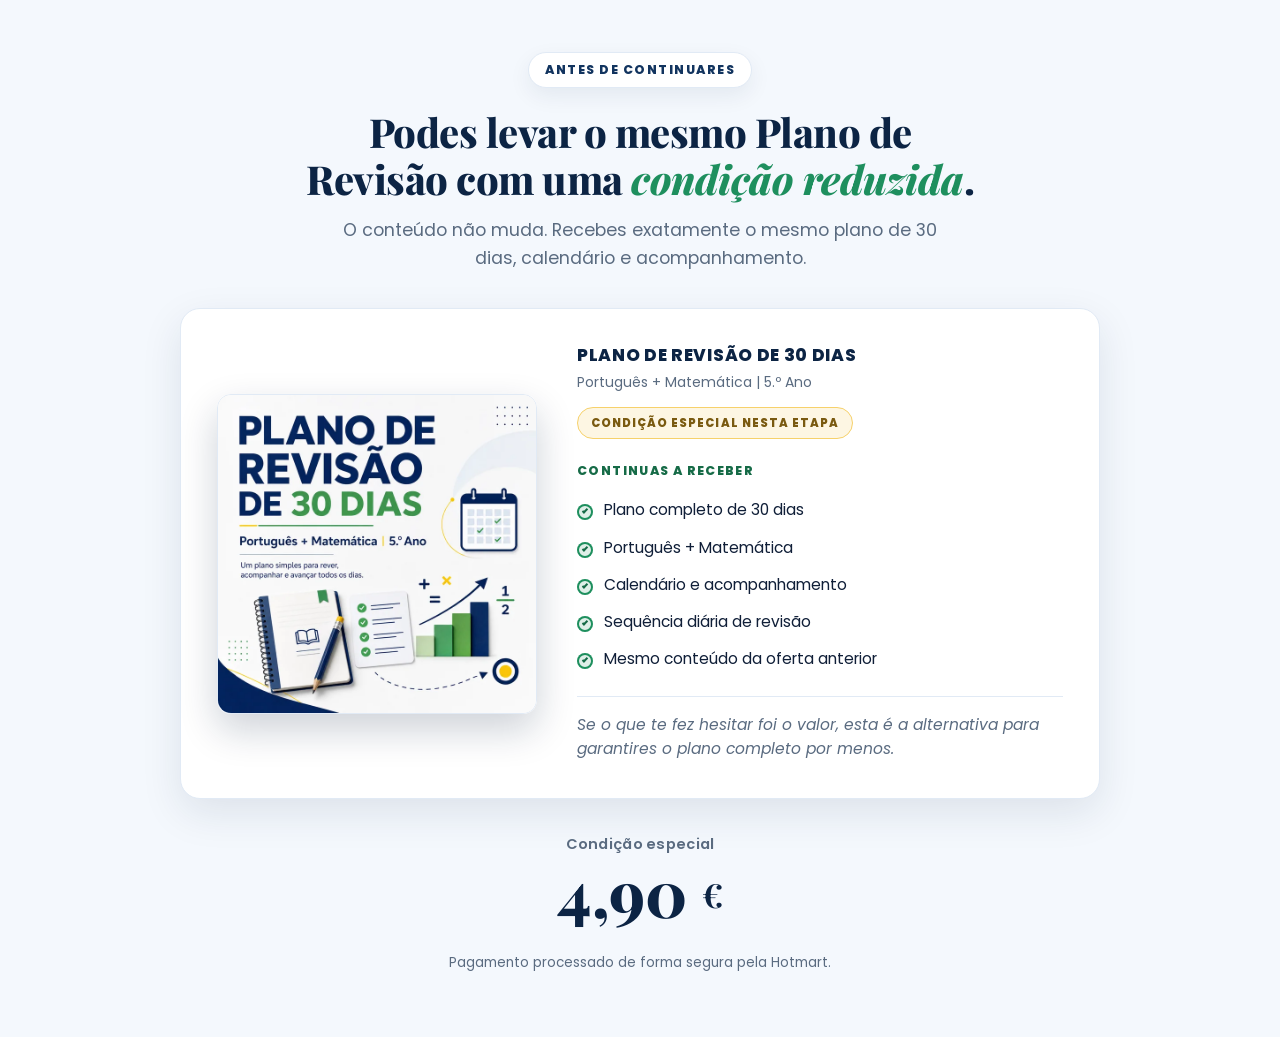
<file: downsell-1/index.html>
<!DOCTYPE html>
<html lang="pt-PT">
<head>
<meta charset="UTF-8" />
<meta name="viewport" content="width=device-width, initial-scale=1.0, viewport-fit=cover" />
<meta name="robots" content="noindex, nofollow" />

<title>Plano de Revisão de 30 Dias | Condição especial</title>

<link rel="preconnect" href="https://fonts.googleapis.com">
<link rel="preconnect" href="https://fonts.gstatic.com" crossorigin>
<link href="https://fonts.googleapis.com/css2?family=Playfair+Display:ital,wght@0,700;0,800;1,800&family=Poppins:wght@400;500;600;700;800&display=swap" rel="stylesheet" />
<link rel="stylesheet" href="/assets/oferta.css" />

<!-- ============================================================
     UTMify — mesmos scripts da landing page, uma única vez por página.
     ============================================================ -->
<script
  src="https://cdn.utmify.com.br/scripts/utms/latest.js"
  data-utmify-prevent-subids
  async defer></script>
<script>window.pixelId = "6a95752c57b30cc8439709d7";</script>
<script
  src="https://cdn.utmify.com.br/scripts/pixel/pixel.js"
  async defer></script>
</head>
<body>

<main class="folha">

  <p class="etapa">Antes de continuares</p>

  <h1>Podes levar o mesmo Plano de Revisão com uma <em>condição reduzida</em>.</h1>
  <p class="sub">O conteúdo não muda. Recebes exatamente o mesmo plano de 30 dias, calendário e acompanhamento.</p>

  <div class="oferta">

    <div class="mockup"><img src="/img/capa-plano-30-dias.webp" alt="Capa do Plano de Revisão de 30 Dias — Português e Matemática, 5.º Ano" width="720" height="720" loading="eager" decoding="async"></div>

    <div class="detalhe">
      <p class="produto">PLANO DE REVISÃO DE 30 DIAS</p>
      <p class="produto-sub">Português + Matemática | 5.º Ano</p>
        <p class="selo">Condição especial nesta etapa</p>

      <h2>Continuas a receber</h2>
      <ul class="inclui">
            <li>Plano completo de 30 dias</li>
            <li>Português + Matemática</li>
            <li>Calendário e acompanhamento</li>
            <li>Sequência diária de revisão</li>
            <li>Mesmo conteúdo da oferta anterior</li>
      </ul>

      <p class="valor">Se o que te fez hesitar foi o valor, esta é a alternativa para garantires o plano completo por menos.</p>
    </div>
  </div>

  <div class="preco">
    <p class="preco-rotulo">Condição especial</p>
    <p class="preco-valor">4,90&nbsp;<span>€</span></p>
  </div>

  <!-- HOTMART - Sales Funnel Widget -->
  <div id="hotmart-sales-funnel"></div>
  <script src="https://checkout.hotmart.com/lib/hotmart-checkout-elements.js"></script>
  <script>
    checkoutElements.init('salesFunnel').mount('#hotmart-sales-funnel')
  </script>
  <!-- HOTMART - Sales Funnel Widget -->

  <p class="seguro">Pagamento processado de forma segura pela Hotmart.</p>

</main>

<script src="https://axis.gsbdigital.online/tracking.js" defer></script>
</body>
</html>
</file>
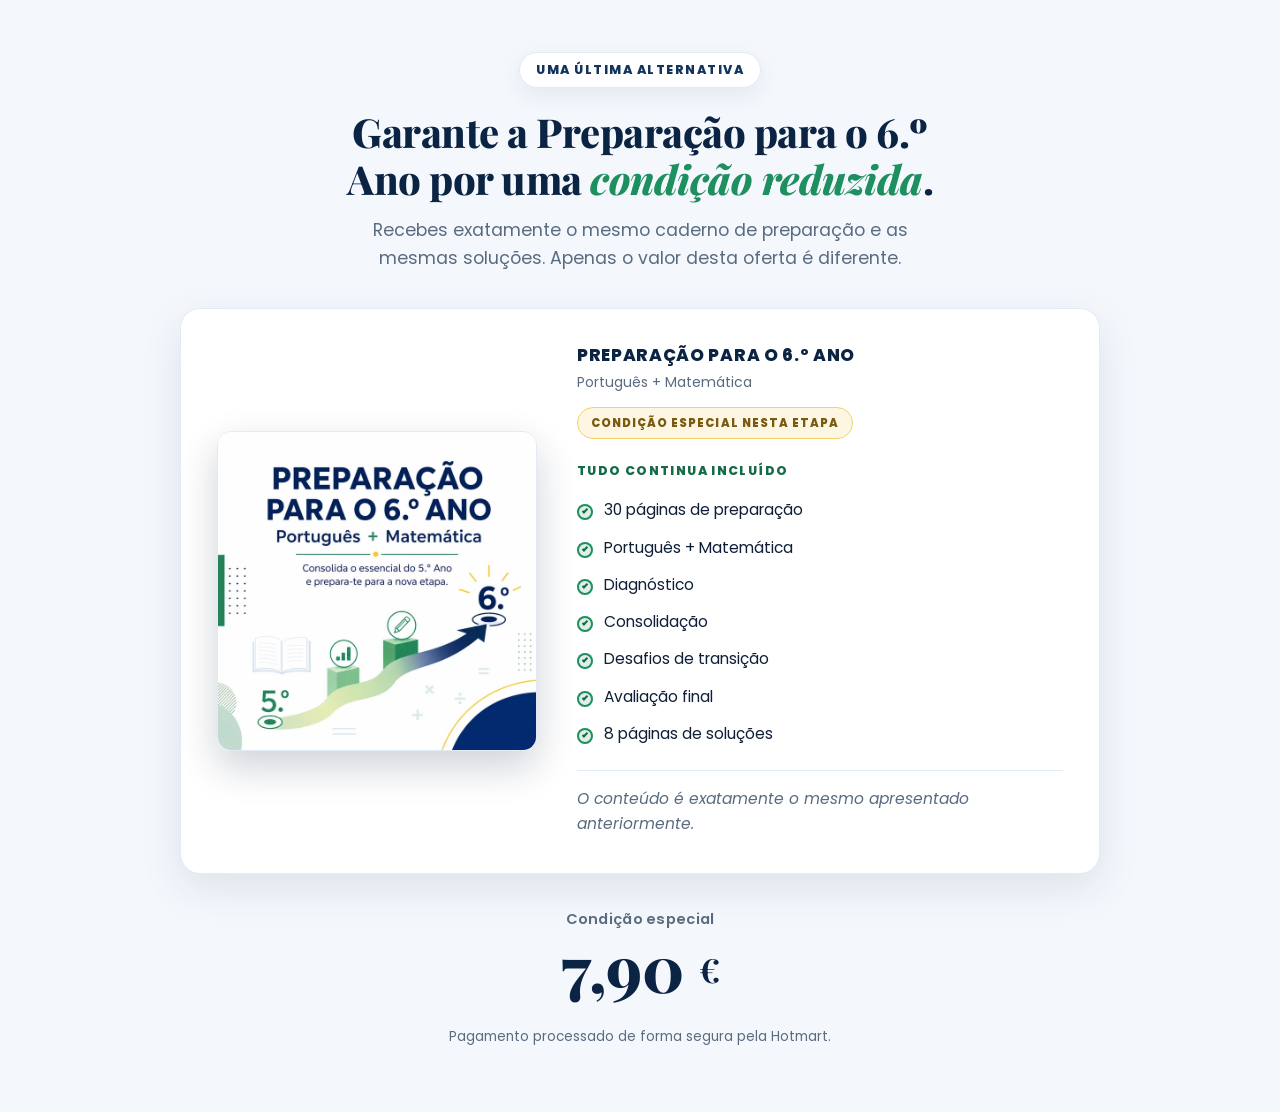
<file: downsell-2/index.html>
<!DOCTYPE html>
<html lang="pt-PT">
<head>
<meta charset="UTF-8" />
<meta name="viewport" content="width=device-width, initial-scale=1.0, viewport-fit=cover" />
<meta name="robots" content="noindex, nofollow" />

<title>Preparação para o 6.º Ano | Condição especial</title>

<link rel="preconnect" href="https://fonts.googleapis.com">
<link rel="preconnect" href="https://fonts.gstatic.com" crossorigin>
<link href="https://fonts.googleapis.com/css2?family=Playfair+Display:ital,wght@0,700;0,800;1,800&family=Poppins:wght@400;500;600;700;800&display=swap" rel="stylesheet" />
<link rel="stylesheet" href="/assets/oferta.css" />

<!-- ============================================================
     UTMify — mesmos scripts da landing page, uma única vez por página.
     ============================================================ -->
<script
  src="https://cdn.utmify.com.br/scripts/utms/latest.js"
  data-utmify-prevent-subids
  async defer></script>
<script>window.pixelId = "6a95752c57b30cc8439709d7";</script>
<script
  src="https://cdn.utmify.com.br/scripts/pixel/pixel.js"
  async defer></script>
</head>
<body>

<main class="folha">

  <p class="etapa">Uma última alternativa</p>

  <h1>Garante a Preparação para o 6.º Ano por uma <em>condição reduzida</em>.</h1>
  <p class="sub">Recebes exatamente o mesmo caderno de preparação e as mesmas soluções. Apenas o valor desta oferta é diferente.</p>

  <div class="oferta">

    <div class="mockup"><img src="/img/capa-preparacao-6ano.webp" alt="Capa da Preparação para o 6.º Ano — Português e Matemática" width="720" height="720" loading="eager" decoding="async"></div>

    <div class="detalhe">
      <p class="produto">PREPARAÇÃO PARA O 6.º ANO</p>
      <p class="produto-sub">Português + Matemática</p>
        <p class="selo">Condição especial nesta etapa</p>

      <h2>Tudo continua incluído</h2>
      <ul class="inclui">
            <li>30 páginas de preparação</li>
            <li>Português + Matemática</li>
            <li>Diagnóstico</li>
            <li>Consolidação</li>
            <li>Desafios de transição</li>
            <li>Avaliação final</li>
            <li>8 páginas de soluções</li>
      </ul>

      <p class="valor">O conteúdo é exatamente o mesmo apresentado anteriormente.</p>
    </div>
  </div>

  <div class="preco">
    <p class="preco-rotulo">Condição especial</p>
    <p class="preco-valor">7,90&nbsp;<span>€</span></p>
  </div>

  <!-- HOTMART - Sales Funnel Widget -->
  <div id="hotmart-sales-funnel"></div>
  <script src="https://checkout.hotmart.com/lib/hotmart-checkout-elements.js"></script>
  <script>
    checkoutElements.init('salesFunnel').mount('#hotmart-sales-funnel')
  </script>
  <!-- HOTMART - Sales Funnel Widget -->

  <p class="seguro">Pagamento processado de forma segura pela Hotmart.</p>

</main>

<script src="https://axis.gsbdigital.online/tracking.js" defer></script>
</body>
</html>
</file>
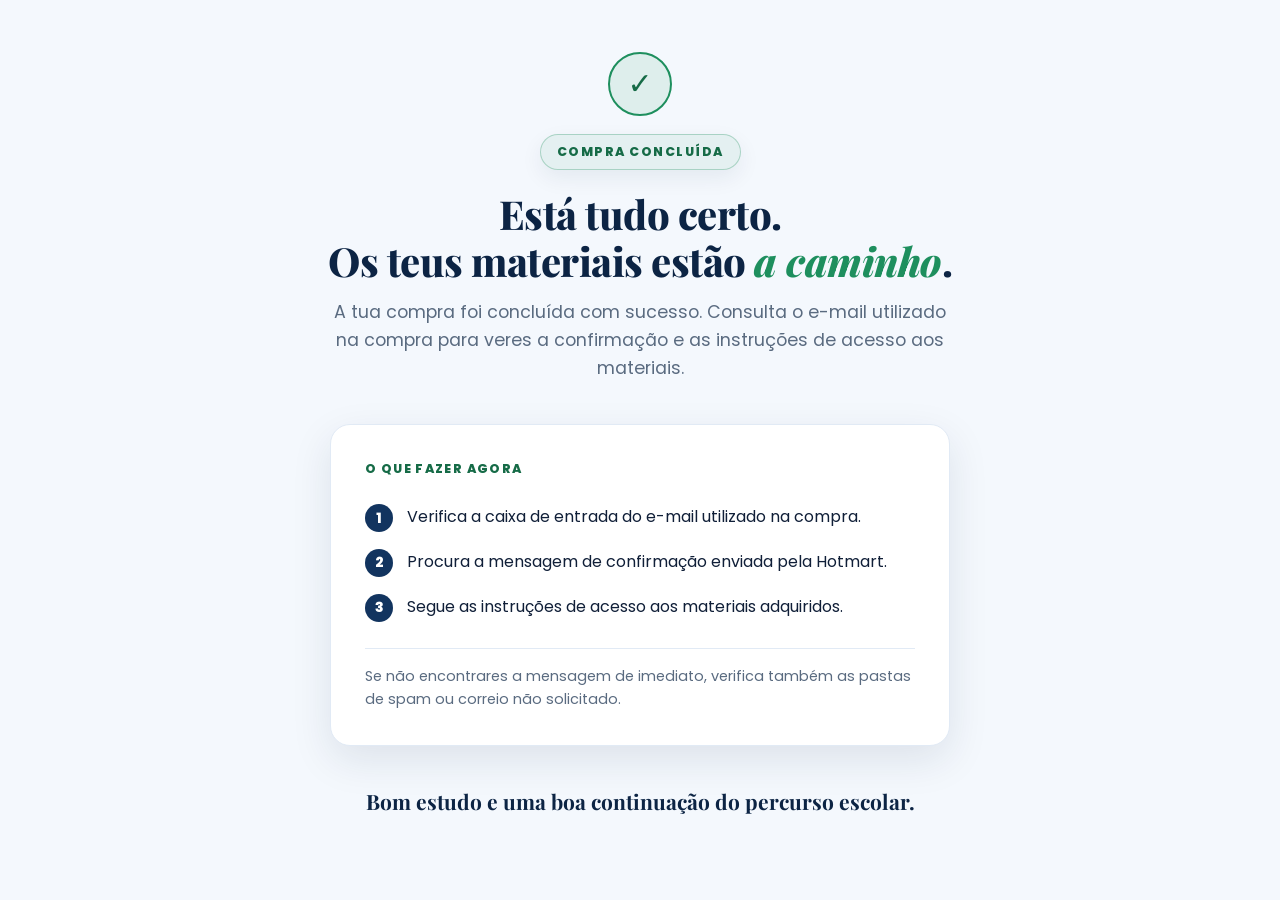
<file: obrigado/index.html>
<!DOCTYPE html>
<html lang="pt-PT">
<head>
<meta charset="UTF-8" />
<meta name="viewport" content="width=device-width, initial-scale=1.0, viewport-fit=cover" />
<meta name="robots" content="noindex, nofollow" />

<title>Compra concluída | Kit Escolar 5.º Ano</title>

<link rel="preconnect" href="https://fonts.googleapis.com">
<link rel="preconnect" href="https://fonts.gstatic.com" crossorigin>
<link href="https://fonts.googleapis.com/css2?family=Playfair+Display:ital,wght@0,700;0,800;1,800&family=Poppins:wght@400;500;600;700;800&display=swap" rel="stylesheet" />
<link rel="stylesheet" href="/assets/oferta.css" />

<!-- ============================================================
     UTMify — os mesmos scripts globais do resto do site, uma vez cada.
     Nenhum evento de compra é disparado aqui: a conversão é registada
     pela Hotmart e pela UTMify, e repeti-la contaria a venda duas vezes.
     ============================================================ -->
<script
  src="https://cdn.utmify.com.br/scripts/utms/latest.js"
  data-utmify-prevent-subids
  async defer></script>
<script>window.pixelId = "6a95752c57b30cc8439709d7";</script>
<script
  src="https://cdn.utmify.com.br/scripts/pixel/pixel.js"
  async defer></script>
</head>
<body>

<main class="folha">

  <div class="ob-visto" aria-hidden="true">&#10003;</div>
  <p class="etapa etapa--ok">Compra concluída</p>

  <h1>Está tudo certo.<br>Os teus materiais estão <em>a caminho</em>.</h1>

  <p class="sub">
    A tua compra foi concluída com sucesso. Consulta o e-mail utilizado na compra
    para veres a confirmação e as instruções de acesso aos materiais.
  </p>

  <section class="ob-passos" aria-labelledby="passos-titulo">
    <h2 id="passos-titulo">O que fazer agora</h2>
    <ol>
      <li>Verifica a caixa de entrada do e-mail utilizado na compra.</li>
      <li>Procura a mensagem de confirmação enviada pela Hotmart.</li>
      <li>Segue as instruções de acesso aos materiais adquiridos.</li>
    </ol>
    <p class="ob-nota">
      Se não encontrares a mensagem de imediato, verifica também as pastas de spam
      ou correio não solicitado.
    </p>
  </section>

  <p class="ob-final">Bom estudo e uma boa continuação do percurso escolar.</p>

</main>

<script src="https://axis.gsbdigital.online/tracking.js" defer></script>
</body>
</html>
</file>
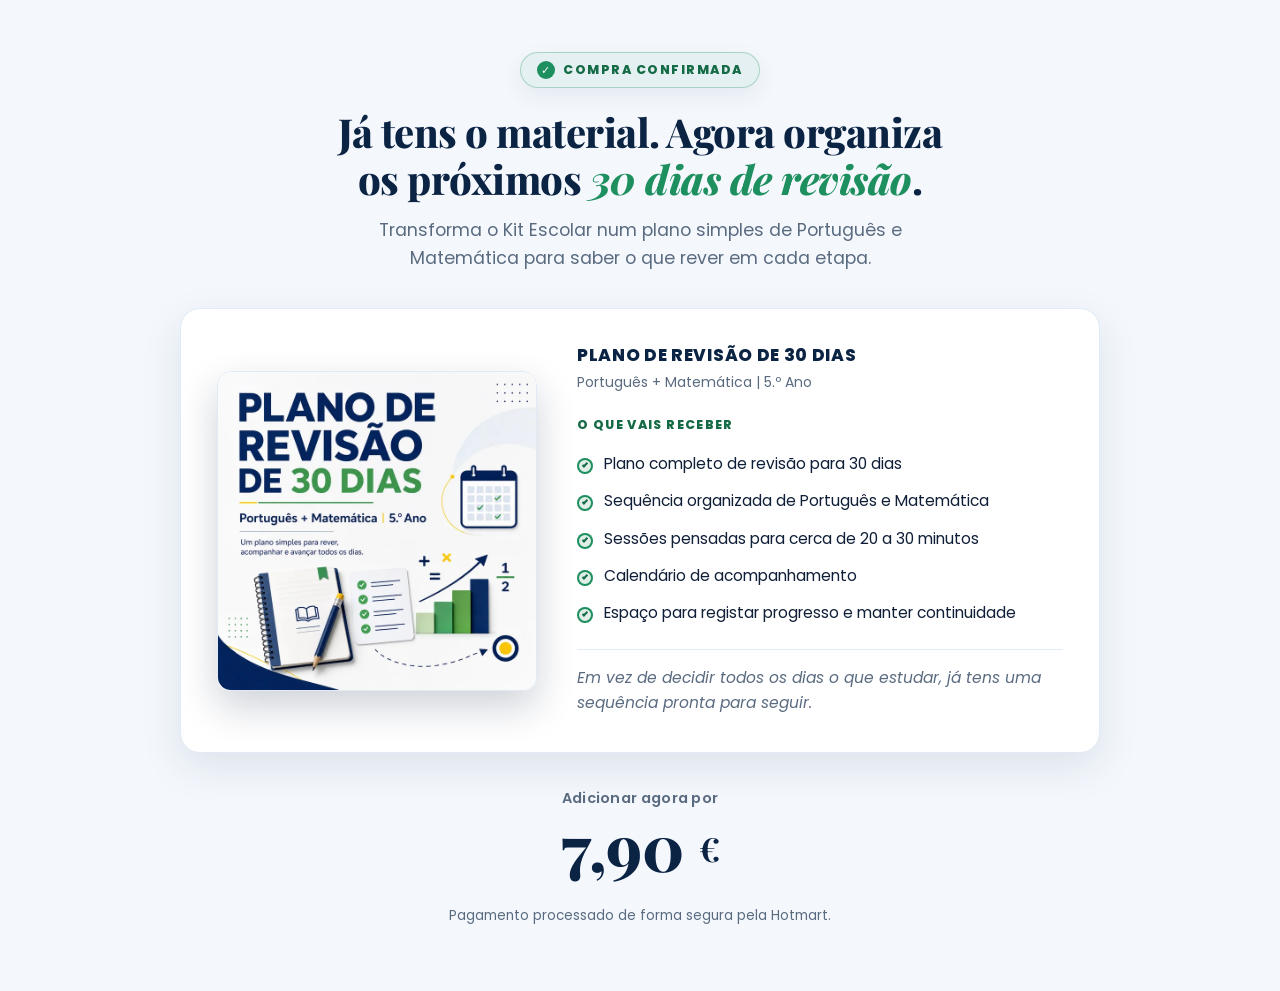
<file: upsell-1/index.html>
<!DOCTYPE html>
<html lang="pt-PT">
<head>
<meta charset="UTF-8" />
<meta name="viewport" content="width=device-width, initial-scale=1.0, viewport-fit=cover" />
<meta name="robots" content="noindex, nofollow" />

<title>Plano de Revisão de 30 Dias | 5.º Ano</title>

<link rel="preconnect" href="https://fonts.googleapis.com">
<link rel="preconnect" href="https://fonts.gstatic.com" crossorigin>
<link href="https://fonts.googleapis.com/css2?family=Playfair+Display:ital,wght@0,700;0,800;1,800&family=Poppins:wght@400;500;600;700;800&display=swap" rel="stylesheet" />
<link rel="stylesheet" href="/assets/oferta.css" />

<!-- ============================================================
     UTMify — mesmos scripts da landing page, uma única vez por página.
     ============================================================ -->
<script
  src="https://cdn.utmify.com.br/scripts/utms/latest.js"
  data-utmify-prevent-subids
  async defer></script>
<script>window.pixelId = "6a95752c57b30cc8439709d7";</script>
<script
  src="https://cdn.utmify.com.br/scripts/pixel/pixel.js"
  async defer></script>
</head>
<body>

<main class="folha">

  <p class="etapa etapa--ok"><span class="visto" aria-hidden="true">✓</span> Compra confirmada</p>

  <h1>Já tens o material. Agora organiza os próximos <em>30 dias de revisão</em>.</h1>
  <p class="sub">Transforma o Kit Escolar num plano simples de Português e Matemática para saber o que rever em cada etapa.</p>

  <div class="oferta">

    <div class="mockup"><img src="/img/capa-plano-30-dias.webp" alt="Capa do Plano de Revisão de 30 Dias — Português e Matemática, 5.º Ano" width="720" height="720" loading="eager" decoding="async"></div>

    <div class="detalhe">
      <p class="produto">PLANO DE REVISÃO DE 30 DIAS</p>
      <p class="produto-sub">Português + Matemática | 5.º Ano</p>

      <h2>O que vais receber</h2>
      <ul class="inclui">
            <li>Plano completo de revisão para 30 dias</li>
            <li>Sequência organizada de Português e Matemática</li>
            <li>Sessões pensadas para cerca de 20 a 30 minutos</li>
            <li>Calendário de acompanhamento</li>
            <li>Espaço para registar progresso e manter continuidade</li>
      </ul>

      <p class="valor">Em vez de decidir todos os dias o que estudar, já tens uma sequência pronta para seguir.</p>
    </div>
  </div>

  <div class="preco">
    <p class="preco-rotulo">Adicionar agora por</p>
    <p class="preco-valor">7,90&nbsp;<span>€</span></p>
  </div>

  <!-- HOTMART - Sales Funnel Widget -->
  <div id="hotmart-sales-funnel"></div>
  <script src="https://checkout.hotmart.com/lib/hotmart-checkout-elements.js"></script>
  <script>
    checkoutElements.init('salesFunnel').mount('#hotmart-sales-funnel')
  </script>
  <!-- HOTMART - Sales Funnel Widget -->

  <p class="seguro">Pagamento processado de forma segura pela Hotmart.</p>

</main>

<script src="https://axis.gsbdigital.online/tracking.js" defer></script>
</body>
</html>
</file>
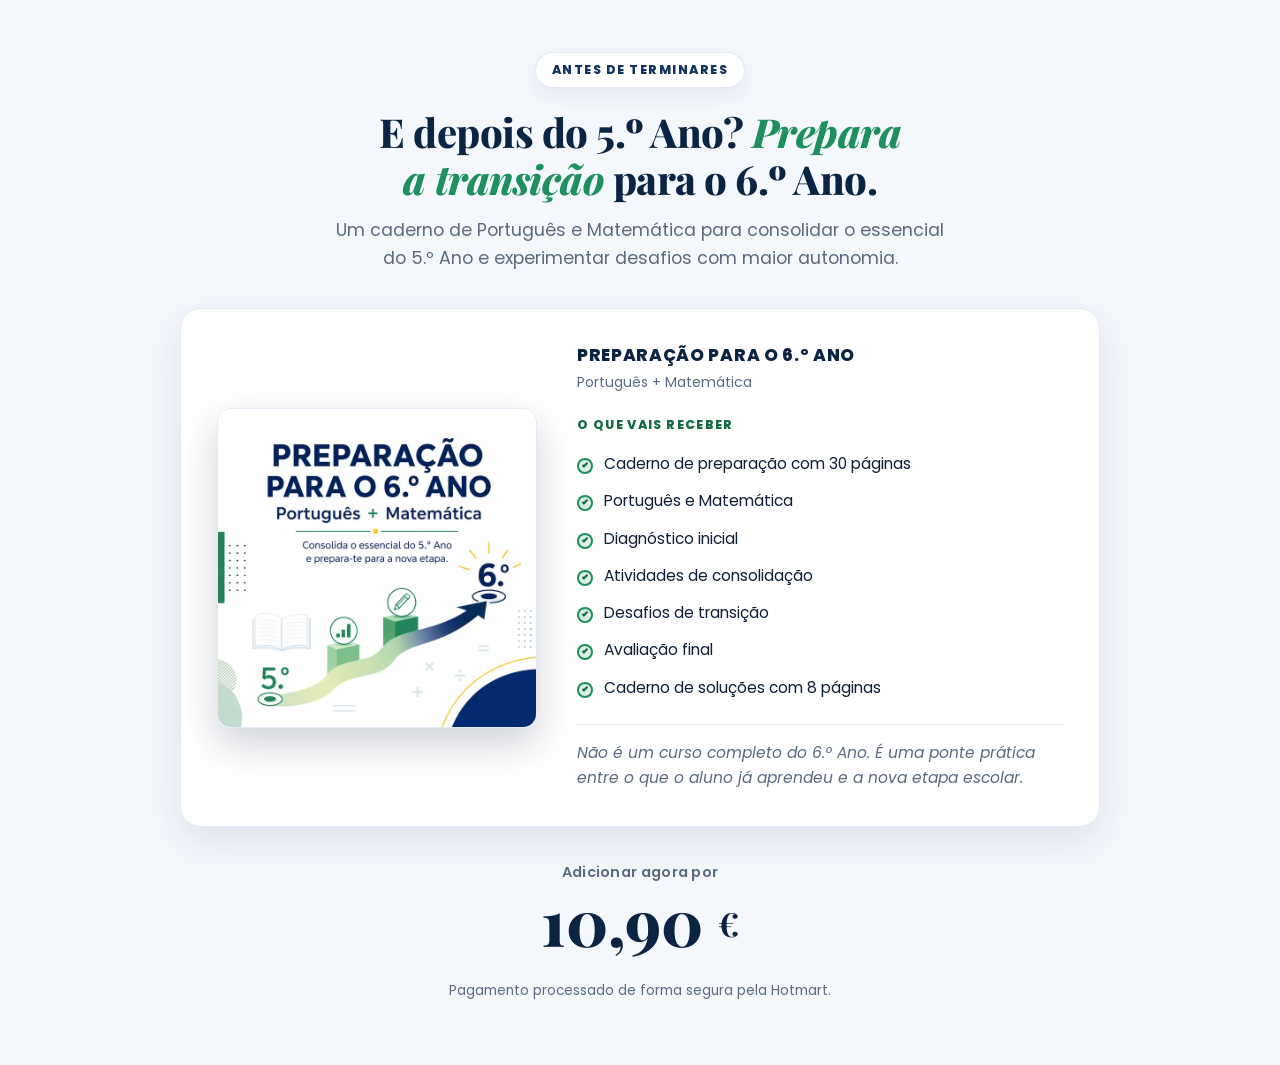
<file: upsell-2/index.html>
<!DOCTYPE html>
<html lang="pt-PT">
<head>
<meta charset="UTF-8" />
<meta name="viewport" content="width=device-width, initial-scale=1.0, viewport-fit=cover" />
<meta name="robots" content="noindex, nofollow" />

<title>Preparação para o 6.º Ano | Português + Matemática</title>

<link rel="preconnect" href="https://fonts.googleapis.com">
<link rel="preconnect" href="https://fonts.gstatic.com" crossorigin>
<link href="https://fonts.googleapis.com/css2?family=Playfair+Display:ital,wght@0,700;0,800;1,800&family=Poppins:wght@400;500;600;700;800&display=swap" rel="stylesheet" />
<link rel="stylesheet" href="/assets/oferta.css" />

<!-- ============================================================
     UTMify — mesmos scripts da landing page, uma única vez por página.
     ============================================================ -->
<script
  src="https://cdn.utmify.com.br/scripts/utms/latest.js"
  data-utmify-prevent-subids
  async defer></script>
<script>window.pixelId = "6a95752c57b30cc8439709d7";</script>
<script
  src="https://cdn.utmify.com.br/scripts/pixel/pixel.js"
  async defer></script>
</head>
<body>

<main class="folha">

  <p class="etapa">Antes de terminares</p>

  <h1>E depois do 5.º Ano? <em>Prepara a transição</em> para o 6.º Ano.</h1>
  <p class="sub">Um caderno de Português e Matemática para consolidar o essencial do 5.º Ano e experimentar desafios com maior autonomia.</p>

  <div class="oferta">

    <div class="mockup"><img src="/img/capa-preparacao-6ano.webp" alt="Capa da Preparação para o 6.º Ano — Português e Matemática" width="720" height="720" loading="eager" decoding="async"></div>

    <div class="detalhe">
      <p class="produto">PREPARAÇÃO PARA O 6.º ANO</p>
      <p class="produto-sub">Português + Matemática</p>

      <h2>O que vais receber</h2>
      <ul class="inclui">
            <li>Caderno de preparação com 30 páginas</li>
            <li>Português e Matemática</li>
            <li>Diagnóstico inicial</li>
            <li>Atividades de consolidação</li>
            <li>Desafios de transição</li>
            <li>Avaliação final</li>
            <li>Caderno de soluções com 8 páginas</li>
      </ul>

      <p class="valor">Não é um curso completo do 6.º Ano. É uma ponte prática entre o que o aluno já aprendeu e a nova etapa escolar.</p>
    </div>
  </div>

  <div class="preco">
    <p class="preco-rotulo">Adicionar agora por</p>
    <p class="preco-valor">10,90&nbsp;<span>€</span></p>
  </div>

  <!-- HOTMART - Sales Funnel Widget -->
  <div id="hotmart-sales-funnel"></div>
  <script src="https://checkout.hotmart.com/lib/hotmart-checkout-elements.js"></script>
  <script>
    checkoutElements.init('salesFunnel').mount('#hotmart-sales-funnel')
  </script>
  <!-- HOTMART - Sales Funnel Widget -->

  <p class="seguro">Pagamento processado de forma segura pela Hotmart.</p>

</main>

<script src="https://axis.gsbdigital.online/tracking.js" defer></script>
</body>
</html>
</file>
<file: assets/oferta.css>
/* ============================================================
   Páginas pós-compra — folha de estilos partilhada pelas 4 rotas.
   Mesma identidade da landing page: azul-marinho como cor principal,
   verde como secundária, amarelo suave só em pequenos destaques.
   ============================================================ */
:root{
  --navy:#12345f;
  --navy-d:#0c2444;
  --verde:#1e8f5e;
  --verde-d:#166b47;
  --amarelo:#f6d16b;
  --amarelo-bg:#fdf6e3;
  --bg:#f4f8fd;
  --card:#ffffff;
  --ink:#101f38;
  --muted:#5a6b80;
  --line:#e1eaf5;
  --shadow:0 14px 40px rgba(16,38,72,.10);
  --shadow-sm:0 8px 22px rgba(16,38,72,.07);
  --font-sans:'Poppins',system-ui,-apple-system,sans-serif;
  --font-serif:'Playfair Display',Georgia,serif;
  --radius:20px;
  --pill:100px;
}

*,*::before,*::after{box-sizing:border-box;margin:0;padding:0}
html{-webkit-text-size-adjust:100%}
body{
  font-family:var(--font-sans);
  font-size:16px;line-height:1.6;color:var(--ink);
  background:var(--bg);
  -webkit-font-smoothing:antialiased;
  overflow-wrap:break-word;
}
:focus-visible{outline:3px solid var(--verde);outline-offset:3px;border-radius:6px}

.folha{
  width:100%;max-width:960px;
  margin:0 auto;
  padding:clamp(26px,5vw,52px) 20px clamp(40px,7vw,64px);
  text-align:center;
}

/* ---------- etapa no topo ---------- */
.etapa{
  display:inline-flex;align-items:center;gap:8px;
  font-size:clamp(11.5px,2.4vw,12.5px);font-weight:800;
  letter-spacing:.12em;text-transform:uppercase;
  color:var(--navy);
  background:#fff;border:1.5px solid var(--line);
  border-radius:var(--pill);padding:7px 16px;
  box-shadow:var(--shadow-sm);
}
.etapa--ok{color:var(--verde-d);border-color:rgba(30,143,94,.3);background:rgba(30,143,94,.07)}
.etapa .visto{
  width:18px;height:18px;border-radius:50%;
  background:var(--verde);color:#fff;
  display:inline-flex;align-items:center;justify-content:center;
  font-size:11px;font-weight:800;line-height:1;
}

/* ---------- títulos ---------- */
h1{
  font-family:var(--font-serif);
  font-size:clamp(25px,4.6vw,40px);
  font-weight:800;line-height:1.18;letter-spacing:-.5px;
  color:var(--navy-d);
  margin:20px auto 0;max-width:26ch;
  text-wrap:balance;
}
h1 em{color:var(--verde);font-style:italic}
.sub{
  font-size:clamp(15px,2.4vw,17.5px);
  color:var(--muted);line-height:1.6;
  margin:14px auto 0;max-width:56ch;
}

/* ---------- bloco da oferta ---------- */
.oferta{
  display:grid;grid-template-columns:minmax(0,320px) 1fr;
  gap:clamp(24px,4vw,40px);align-items:center;
  text-align:left;
  background:var(--card);border:1.5px solid var(--line);
  border-radius:var(--radius);box-shadow:var(--shadow);
  padding:clamp(22px,4vw,36px);
  margin:clamp(26px,4vw,36px) 0 0;
}

.produto{
  font-size:clamp(15px,2.5vw,17px);font-weight:800;
  letter-spacing:.04em;color:var(--navy-d);line-height:1.25;
}
.produto-sub{font-size:14px;color:var(--muted);margin-top:4px}

.selo{
  display:inline-block;margin-top:14px;
  background:var(--amarelo-bg);border:1px solid var(--amarelo);
  color:#7a5a10;border-radius:var(--pill);
  font-size:11.5px;font-weight:800;letter-spacing:.09em;
  text-transform:uppercase;padding:6px 13px;
}

.detalhe h2{
  font-size:12.5px;font-weight:800;letter-spacing:.11em;
  text-transform:uppercase;color:var(--verde-d);
  margin:22px 0 10px;
}
.inclui{list-style:none}
.inclui li{
  position:relative;padding:7px 0 7px 27px;
  font-size:clamp(14.5px,2.3vw,15.5px);line-height:1.5;
}
.inclui li::before{
  content:"";position:absolute;left:0;top:13px;
  width:16px;height:16px;border-radius:50%;
  background:rgba(30,143,94,.14);
  box-shadow:inset 0 0 0 2px var(--verde);
}
.inclui li::after{
  content:"";position:absolute;left:5px;top:18px;
  width:6px;height:3px;border-left:2px solid var(--verde-d);
  border-bottom:2px solid var(--verde-d);
  transform:rotate(-45deg);
}
.valor{
  margin-top:18px;padding-top:16px;border-top:1px solid var(--line);
  font-size:clamp(14.5px,2.3vw,15.5px);color:var(--muted);
  line-height:1.6;font-style:italic;
}

/* ---------- capa do produto ---------- */
.mockup{display:flex;justify-content:center}
.mockup img{
  width:100%;max-width:320px;height:auto;
  border-radius:14px;
  box-shadow:0 16px 38px rgba(10,30,60,.20);
  border:1px solid var(--line);
}

/* ---------- preço ---------- */
.preco{margin:clamp(26px,4vw,34px) 0 0}
.preco-rotulo{
  font-size:clamp(13px,2.3vw,14.5px);font-weight:600;
  color:var(--muted);letter-spacing:.02em;
}
.preco-valor{
  font-family:var(--font-serif);
  font-size:clamp(44px,9vw,64px);font-weight:800;
  color:var(--navy-d);line-height:1.05;margin-top:2px;
}
.preco-valor span{font-size:.52em;font-weight:700;vertical-align:.3em}

/* ---------- área do widget da Hotmart ---------- */
/* Widget do Funil de Vendas da Hotmart. Sem altura fixa: a área cresce
   com o que a Hotmart renderiza. As regras abaixo apenas impedem que os
   botões ou um iframe do widget rebentem a largura em ecrãs pequenos. */
#hotmart-sales-funnel{
  width:100%;max-width:560px;
  margin:clamp(20px,3.5vw,26px) auto 0;
}
#hotmart-sales-funnel *{max-width:100%;box-sizing:border-box}
#hotmart-sales-funnel iframe{width:100%;display:block;border:0}

.seguro{
  margin-top:16px;font-size:clamp(12.5px,2.2vw,13.5px);
  color:var(--muted);
}

/* ---------- responsivo ---------- */
@media(max-width:760px){
  .oferta{grid-template-columns:1fr;gap:24px;text-align:left}
  h1{max-width:none}
  .mockup img{max-width:290px}
}
@media(max-width:420px){
  .oferta{padding:20px 18px}
  .inclui li{font-size:15px}
}
@media(prefers-reduced-motion:reduce){
  *{animation:none!important;transition:none!important}
}

/* ============================================================
   /obrigado/ — página final do funil. Reutiliza .folha, .etapa e h1.
   ============================================================ */
.ob-visto{
  width:64px;height:64px;border-radius:50%;
  background:rgba(30,143,94,.10);
  border:2px solid var(--verde);
  color:var(--verde-d);
  display:flex;align-items:center;justify-content:center;
  font-size:30px;font-weight:800;line-height:1;
  margin:0 auto 18px;
}
.ob-passos{
  background:var(--card);border:1.5px solid var(--line);
  border-radius:var(--radius);box-shadow:var(--shadow);
  padding:clamp(24px,4vw,34px);
  max-width:620px;margin:clamp(30px,5vw,42px) auto 0;
  text-align:left;
}
.ob-passos h2{
  font-size:12.5px;font-weight:800;letter-spacing:.11em;
  text-transform:uppercase;color:var(--verde-d);margin-bottom:16px;
}
.ob-passos ol{list-style:none;counter-reset:passo}
.ob-passos li{
  counter-increment:passo;position:relative;
  padding:10px 0 10px 42px;
  font-size:clamp(15px,2.4vw,16px);line-height:1.55;
}
.ob-passos li::before{
  content:counter(passo);
  position:absolute;left:0;top:9px;
  width:28px;height:28px;border-radius:50%;
  background:var(--navy);color:#fff;
  display:flex;align-items:center;justify-content:center;
  font-size:14px;font-weight:800;
}
.ob-nota{
  margin-top:18px;padding-top:16px;border-top:1px solid var(--line);
  font-size:clamp(13.5px,2.2vw,14.5px);color:var(--muted);line-height:1.6;
}
.ob-final{
  margin:clamp(30px,5vw,40px) auto 0;max-width:44ch;
  font-family:var(--font-serif);
  font-size:clamp(17px,2.8vw,21px);font-weight:700;
  color:var(--navy-d);line-height:1.45;
}
</file>
